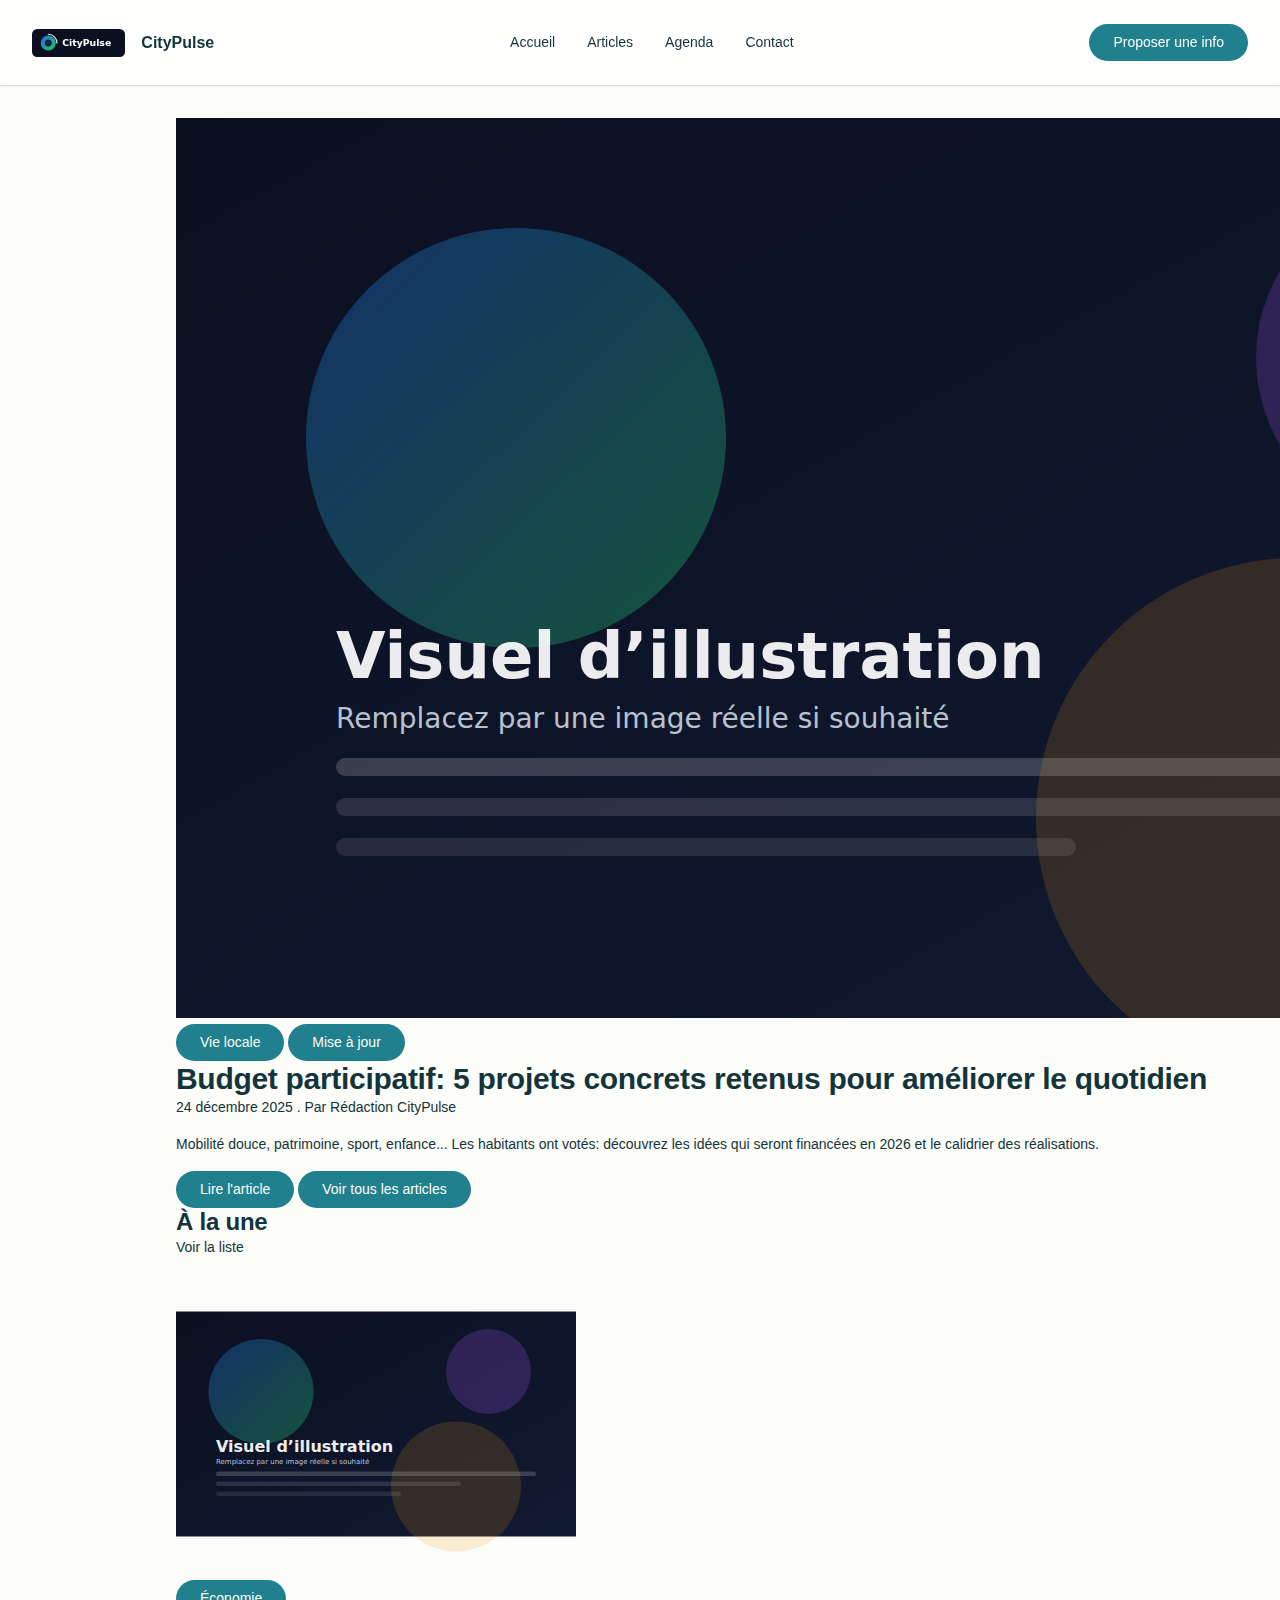
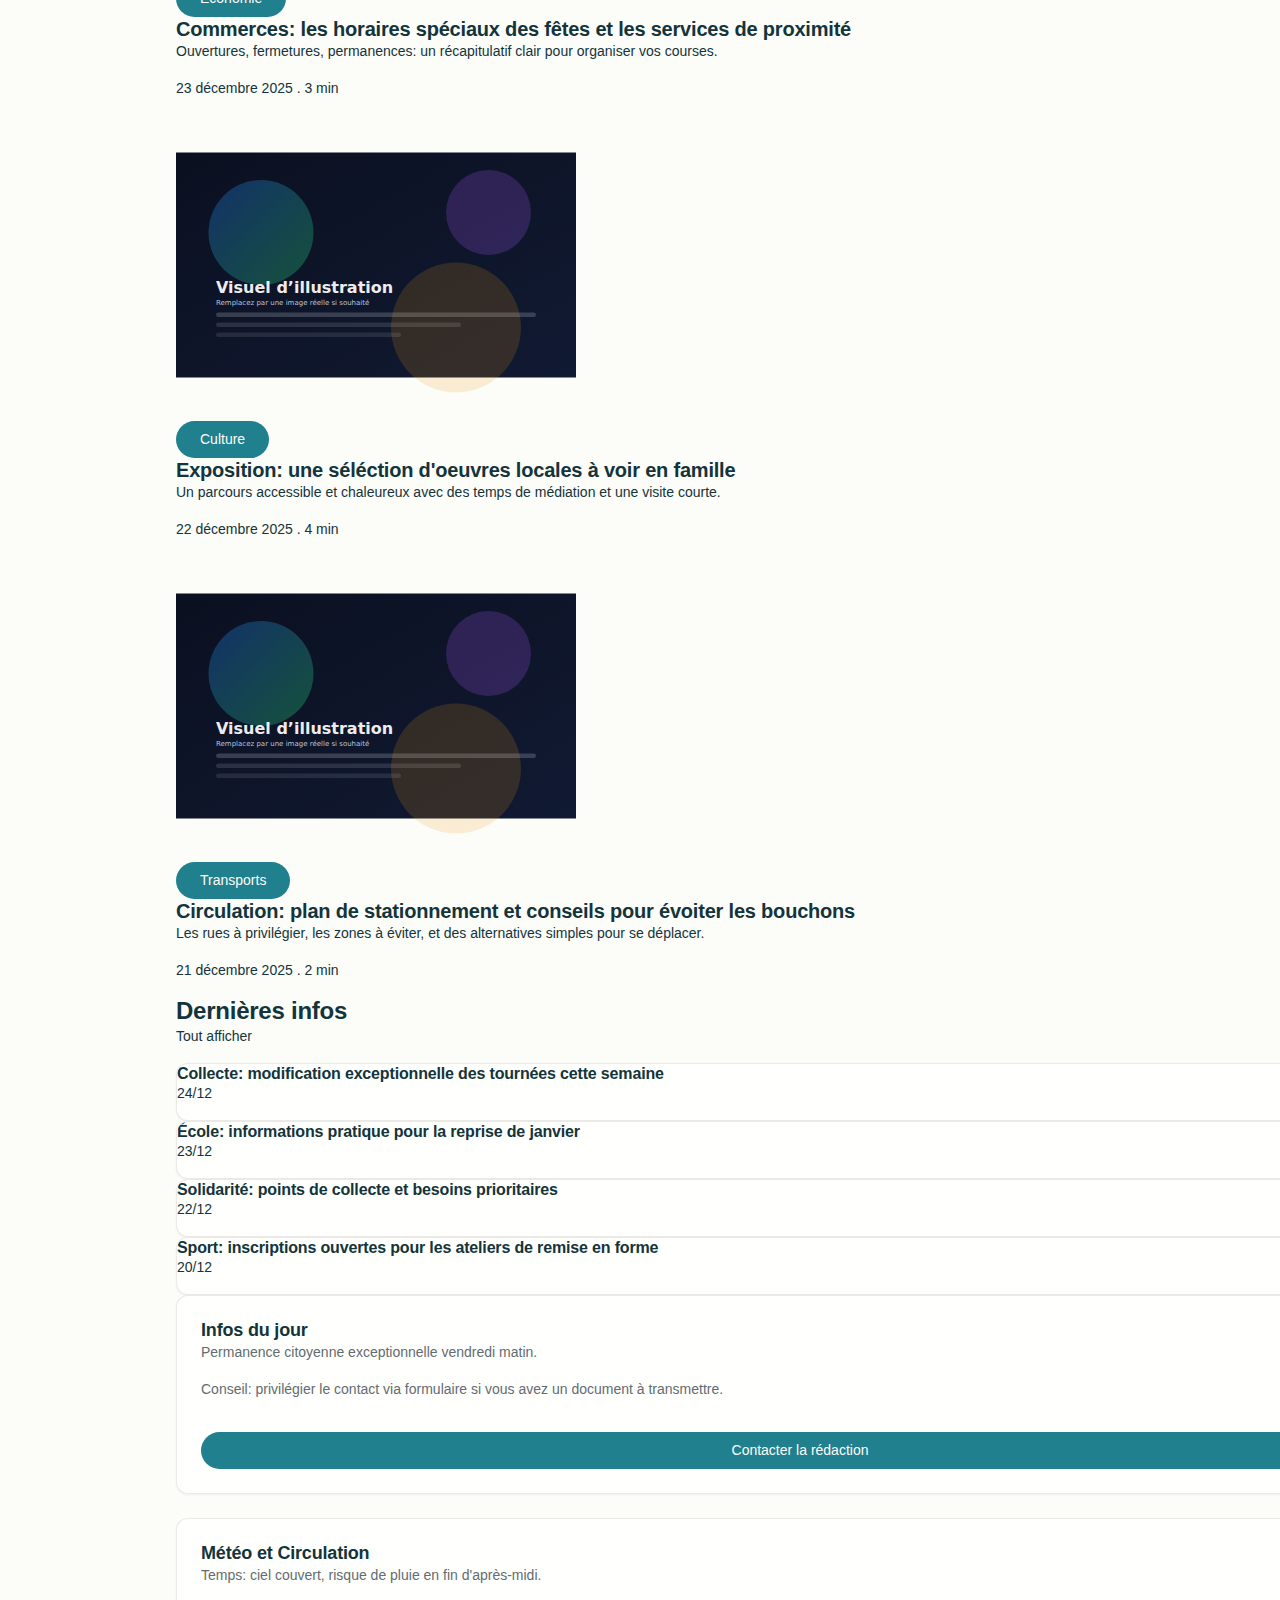
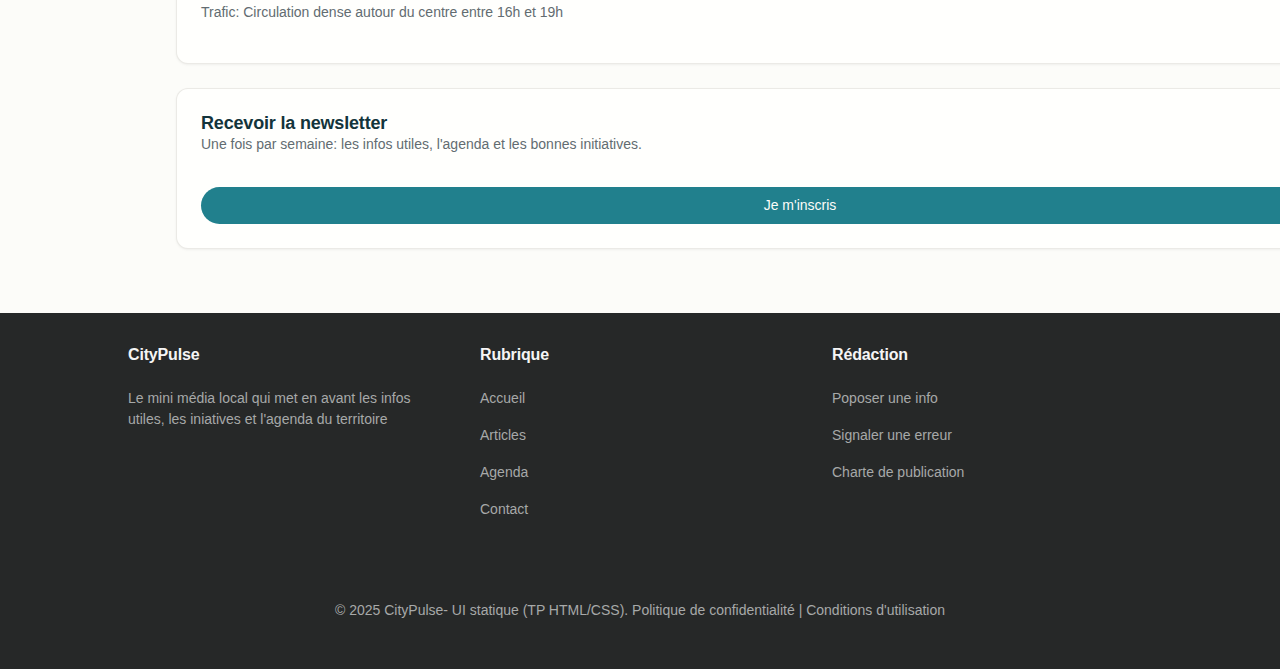
<file: index.html>
<!DOCTYPE html>
<html lang="fr">

<head>
    <meta charset="UTF-8">
    <meta name="viewport" content="width=device-width, initial-scale=1.0">
    <title>City Pulse</title>
    <link rel="stylesheet" href="CSS/style.css">
</head>

<body>
    <!-- HEADER -->
    <header class="site-header">
        <div class="logo">
            <img src="Images/logo.svg" alt="Logo city-Pulse">CityPulse
        </div>
        <nav aria-label="Navigation principale">
            <ul class="nav-menu">
                <li><a href="index.html">Accueil</a></li>
                <li><a href="Articles.html">Articles</a></li>
                <li><a href="Agenda.html">Agenda</a></li>
                <li><a href="Contact.html">Contact</a></li>
            </ul>
        </nav>
        <div class="header-actions">
            <button class="btn" aria-label="Proposer une info">Proposer une info</button>
        </div>
    </header>

    <!-- MAIN CONTENT -->
    <main>
        <div class="container">
            <!-- HEADER SECTION -->
            <section class="header-section" aria-labelledby="hero-title">
                
                <div class="header-card">
                    <img src="Images/placeholder-16x9.svg" alt="Visuel d'illustration">
                    <button class="btn" aria-label="Vie locale">Vie locale</button>
                    <button class="btn" aria-label="Mise à jour">Mise à jour</button>
                    <h1 id="hero-title">Budget participatif: 5 projets concrets retenus pour améliorer le quotidien</h1>
                    <p>24 décembre 2025 . Par Rédaction CityPulse</p>
                    <p>Mobilité douce, patrimoine, sport, enfance... Les habitants ont votés: découvrez les idées qui
                        seront
                        financées en 2026 et le calidrier des réalisations.</p>
                    <button class="btn" aria-label="Lire l'article">Lire l'article</button>
                    <button class="btn" aria-label=" Voir tous les articles">Voir tous les articles</button>
                </div>
            </section>

            <!-- MAIN ARTICLE -->
            <section class="main-article">
                <h2>À la une</h2>
                <p>Voir la liste</p>
                <article class="article-card">
                    <img src="Images/placeholder-16x9.svg" alt="Visuel d'illustration" loading="lazy" width="400"
                        height="300">
                    <div class="article-content">
                        <button class="btn" aria-label="Économie">Économie</button>
                        <h3>Commerces: les horaires spéciaux des fêtes et les services de proximité</h3>
                        <p>Ouvertures, fermetures, permanences: un récapitulatif clair pour organiser vos courses.</p>
                        <p>23 décembre 2025 . 3 min</p>
                    </div>
                </article>

                <article class="article-card">
                    <img src="Images/placeholder-16x9.svg" alt="Visuel d'illustration" loading="lazy" width="400"
                        height="300">
                    <div class="article-content">
                        <button class="btn" aria-label="Culture">Culture</button>
                        <h3>Exposition: une séléction d'oeuvres locales à voir en famille</h3>
                        <p>Un parcours accessible et chaleureux avec des temps de médiation et une visite courte.</p>
                        <p>22 décembre 2025 . 4 min</p>
                    </div>
                </article>

                <article class="article-card">
                    <img src="Images/placeholder-16x9.svg" alt="Visuel d'illustration" loading="lazy" width="400"
                        height="300">
                    <div class="article-content">
                        <button class="btn" aria-label="Transports">Transports</button>
                        <h3>Circulation: plan de stationnement et conseils pour évoiter les bouchons</h3>
                        <p>Les rues à privilégier, les zones à éviter, et des alternatives simples pour se déplacer.</p>
                        <p>21 décembre 2025 . 2 min</p>
                    </div>
                </article>
            </section>

            <!-- SECONDARY ARTICLE -->
            <section class="secondary-article">
                <h2>Dernières infos</h2>
                <p>Tout afficher</p>
                <div class="card">
                    <h5>Collecte: modification exceptionnelle des tournées cette semaine</h5>
                    <p>24/12</p>
                </div>
                <div class="card">
                    <h5>École: informations pratique pour la reprise de janvier</h5>
                    <p>23/12</p>
                </div>
                <div class="card">
                    <h5>Solidarité: points de collecte et besoins prioritaires</h5>
                    <p>22/12</p>
                </div>
                <div class="card">
                    <h5>Sport: inscriptions ouvertes pour les ateliers de remise en forme</h5>
                    <p>20/12</p>
                </div>
            </section>
            <!-- SIDE CARDS -->
            <section class="side-cards">
                <div class="side-card">
                    <h4>Infos du jour</h4>
                    <p>Permanence citoyenne exceptionnelle vendredi matin.</p>
                    <p>Conseil: privilégier le contact via formulaire si vous avez un document à transmettre.</p>
                    <button class="btn" aria-label="Contacter la rédaction">Contacter la rédaction</button>
                </div>

                <div class="side-card">
                    <h4>Météo et Circulation</h4>
                    <p>Temps: ciel couvert, risque de pluie en fin d'après-midi.</p>
                    <p>Trafic: Circulation dense autour du centre entre 16h et 19h</p>
                </div>

                <div class="side-card">
                    <h4>Recevoir la newsletter</h4>
                    <p>Une fois par semaine: les infos utiles, l'agenda et les bonnes initiatives.</p>
                    <button class="btn" aria-label="Je m'inscris">Je m'inscris</button>
                </div>
            </section>
        </div>
    </main>

    <!-- FOOTER -->
    <footer class="site-footer">
        <div class="footer-content">
            <nav class="footer-column" aria-labelledby="footer-about">
                <h3 id="footer-about">CityPulse</h3>
                <p>Le mini média local qui met en avant les infos utiles, les iniatives et l'agenda du territoire</p>
            </nav>

            <nav class="footer-column" aria-labelledby="footer-rubrique">
                <h3 id="footer-rubrique">Rubrique</h3>
                <ul>
                    <li><a href="index.html">Accueil</a></li>
                    <li><a href="Articles.html">Articles</a></li>
                    <li><a href="Agenda.html">Agenda</a></li>
                    <li><a href="Contact.html">Contact</a></li>
                </ul>
            </nav>

            <nav class="footer-column" aria-labelledby="footer-redaction">
                <h3 id="footer-redaction">Rédaction</h3>
                <ul>
                    <li><a href="#proposer une info">Poposer une info</a></li>
                    <li><a href="#signaler une erreur">Signaler une erreur</a></li>
                    <li><a href="#Charte de publication">Charte de publication</a></li>
                </ul>
            </nav>
        </div>
        <div class="footer-bottom">
            <p>
                &copy; 2025 CityPulse- UI statique (TP HTML/CSS).
                <a href="#confidentialite">Politique de confidentialité</a> |
                <a href="#conditions">Conditions d'utilisation</a>
            </p>
        </div>
    </footer>
</body>

</html>
</file>
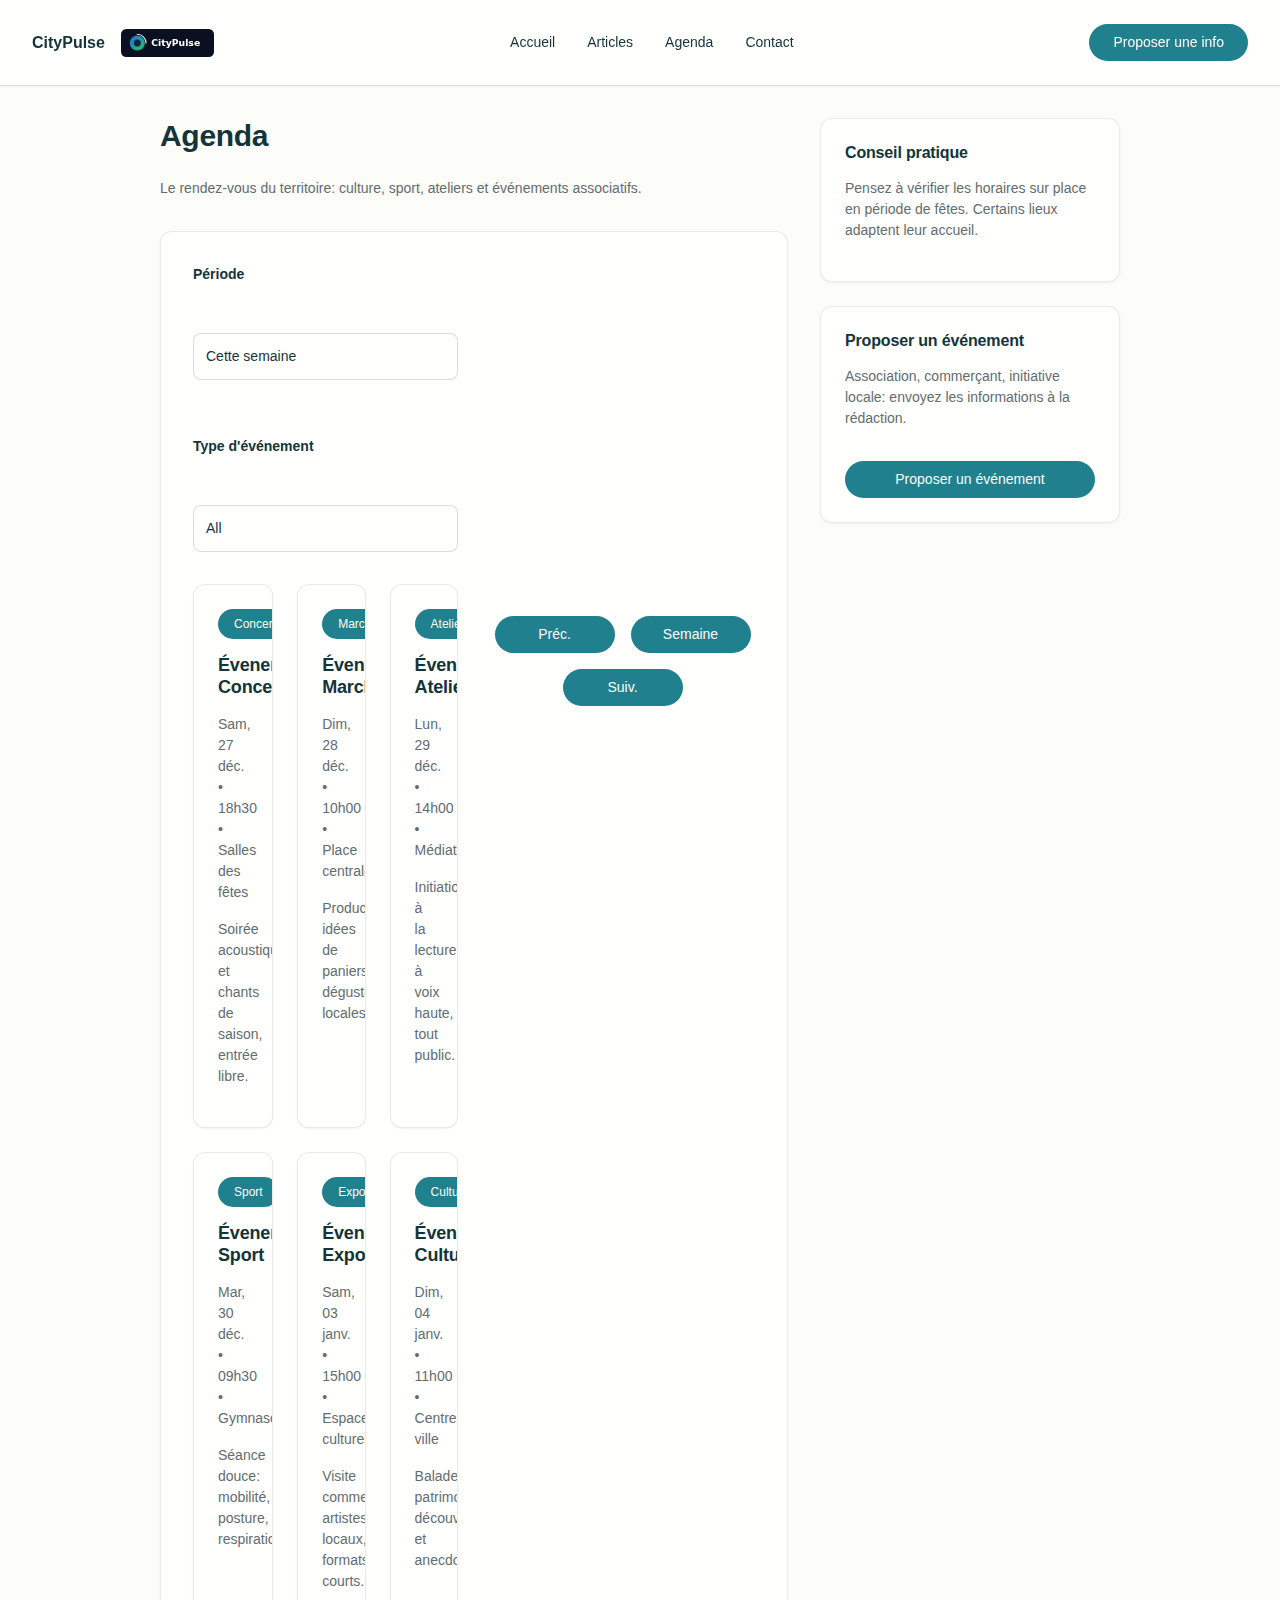
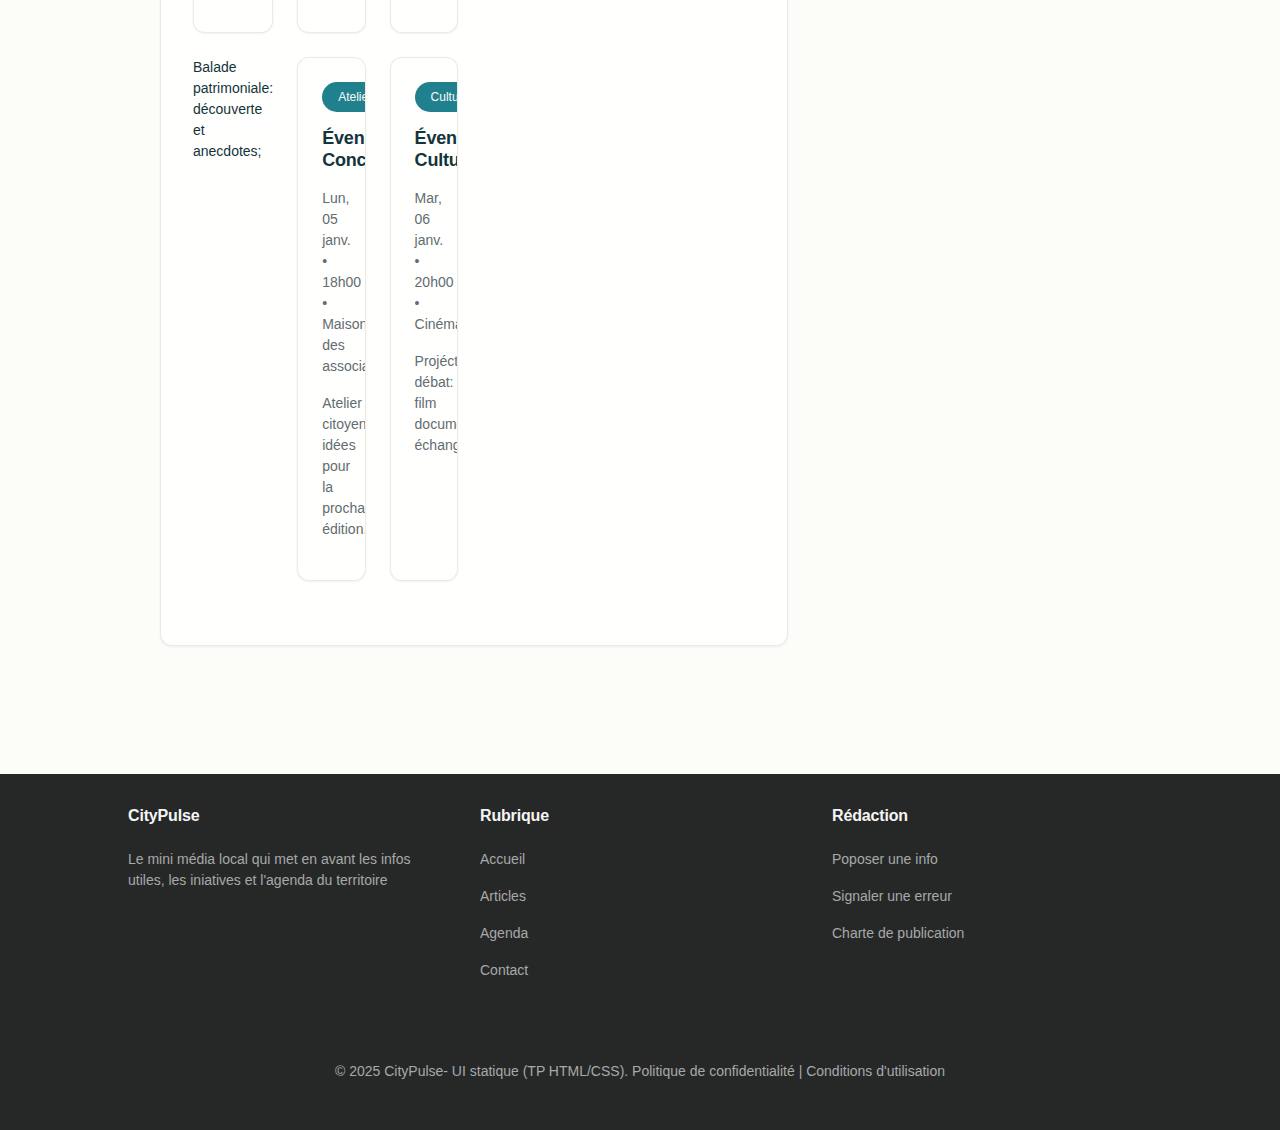
<file: Agenda.html>
<!DOCTYPE html>
<html lang="en">

<head>
    <meta charset="UTF-8">
    <meta name="viewport" content="width=device-width, initial-scale=1.0">
    <title>City Pulse</title>
    <link rel="stylesheet" href="CSS/style.css">
</head>

<body>
    <!-- HEADER -->
    <header class="site-header">
        <div class="logo">CityPulse
            <img src="Images/logo.svg" alt="Logo city-Pulse">
        </div>
        <nav aria-label="Navigation principale">
            <ul class="nav-menu">
                <li><a href="index.html">Accueil</a></li>
                <li><a href="Articles.html">Articles</a></li>
                <li><a href="Agenda.html">Agenda</a></li>
                <li><a href="Contact.html">Contact</a></li>
            </ul>
        </nav>
        <div class="header-actions">
            <button class="btn" aria-label="Proposer une info">Proposer une info</button>
        </div>
    </header>

    <body>
        <main>
            <section class="agenda-container">
                <h3>Agenda</h3>
                <p>Le rendez-vous du territoire: culture, sport, ateliers et événements associatifs.</p>
                <div class="filters">
                    <p>Période</p>
                    <fieldset data-filter="Cette semaine">Cette semaine</fieldset>
                    <p>Type d'événement</p>
                    <fieldset data-filter="All">All</fieldset>
                    <br>
                    <br>
                    <div class="agenda-cards">
                        <article class="card"><button class="btn" aria-label="Concert">Concert</button>
                            <h4>Évenement: Concert</h4>
                            <p>Sam, 27 déc. • 18h30 • Salles des fêtes</p>
                            <p>Soirée acoustique et chants de saison, entrée libre.</p>
                        </article>

                        <article class="card"><button class="btn" aria-label="Marché">Marché</button>
                            <h4>Évenement: Marché</h4>
                            <p>Dim, 28 déc. • 10h00 • Place centrale</p>
                            <p>Producteurs, idées de paniers, dégustations locales.</p>
                        </article>

                        <article class="card"><button class="btn" aria-label="Atelier">Atelier</button>
                            <h4>Évenement: Atelier</h4>
                            <p>Lun, 29 déc. • 14h00 • Médiathèque</p>
                            <p>Initiationn à la lecture à voix haute, tout public.</p>
                        </article>

                        <article class="card"><button class="btn" aria-label="Sport">Sport</button>
                            <h4>Évenement: Sport</h4>
                            <p>Mar, 30 déc. • 09h30 • Gymnase</p>
                            <p>Séance douce: mobilité, posture, respiration</p>
                        </article>

                        <article class="card"><button class="btn" aria-label="Exposition">Exposition</button>
                            <h4>Évenement: Exposition</h4>
                            <p>Sam, 03 janv. • 15h00 • Espace culturell</p>
                            <p>Visite commentée: artistes locaux, formats courts.</p>
                        </article>

                        <article class="card"><button class="btn" aria-label="Culture">Culture</button>
                            <h4>Évenement: Culture</h4>
                            <p>Dim, 04 janv. • 11h00 • Centre ville</p>
                            <p>Balade patrimoniale: découverte et anecdotes.</p>
                        </article>

                        <p>Balade patrimoniale: découverte et anecdotes;</p>
                        <article class="card"><button class="btn" aria-label="Atelier">Atelier</button>
                            <h4>Évenement: Concert</h4>
                            <p>Lun, 05 janv. • 18h00 • Maison des associations</p>
                            <p>Atelier citoyen: idées pour la prochaine édition. </p>
                        </article>

                        <article class="card"><button class="btn" aria-label="Culture">Culture</button>
                            <h4>Évenement: Culture</h4>
                            <p>Mar, 06 janv. • 20h00 • Cinéma</p>
                            <p>Projéction-débat: film documentaire, échanges</p>
                        </article>
                    </div>
                    <div class="agenda-button">
                        <button class="btn" aria-label="Préc.">Préc.</button>
                        <button class="btn" aria-label="Semaine">Semaine</button>
                        <button class="btn" aria-label="Suiv.">Suiv.</button>
                    </div>
            </section>
            <section class="agenda-side-container">
                <div class="side-cards">
                    <article class="side-card">
                        <h5>Conseil pratique</h5>
                        <p>Pensez à vérifier les horaires sur place en période de fêtes. Certains lieux adaptent leur
                            accueil.</p>
                    </article>
                    <article class="side-card">
                        <h5>Proposer un événement</h5>
                        <p>Association, commerçant, initiative locale: envoyez les informations à la rédaction.</p>
                        <button class="btn" aria-label="Proposer un événement">Proposer un événement</button>
                    </article>
                </div>


            </section>
        </main>
    </body>

    <!-- FOOTER -->
    <footer class="site-footer">
        <div class="footer-content">
            <nav class="footer-column" aria-labelledby="footer-about">
                <h3 id="footer-about">CityPulse</h3>
                <p>Le mini média local qui met en avant les infos utiles, les iniatives et l'agenda du territoire</p>
            </nav>

            <nav class="footer-column" aria-labelledby="footer-rubrique">
                <h3 id="footer-rubrique">Rubrique</h3>
                <ul>
                    <li><a href="index.html">Accueil</a></li>
                    <li><a href="Articles.html">Articles</a></li>
                    <li><a href="Agenda.html">Agenda</a></li>
                    <li><a href="Contact.html">Contact</a></li>
                </ul>
            </nav>

            <nav class="footer-column" aria-labelledby="footer-redaction">
                <h3 id="footer-redaction">Rédaction</h3>
                <ul>
                    <li><a href="proposer une info">Poposer une info</a></li>
                    <li><a href="signaler une erreur">Signaler une erreur</a></li>
                    <li><a href="Charte de publication">Charte de publication</a></li>
                </ul>
            </nav>
        </div>
        <div class="footer-bottom">
            <p>
                &copy; 2025 CityPulse- UI statique (TP HTML/CSS).
                <a href="#confidentialite">Politique de confidentialité</a> |
                <a href="#conditions">Conditions d'utilisation</a>
            </p>
        </div>
    </footer>
</body>

</html>
</file>
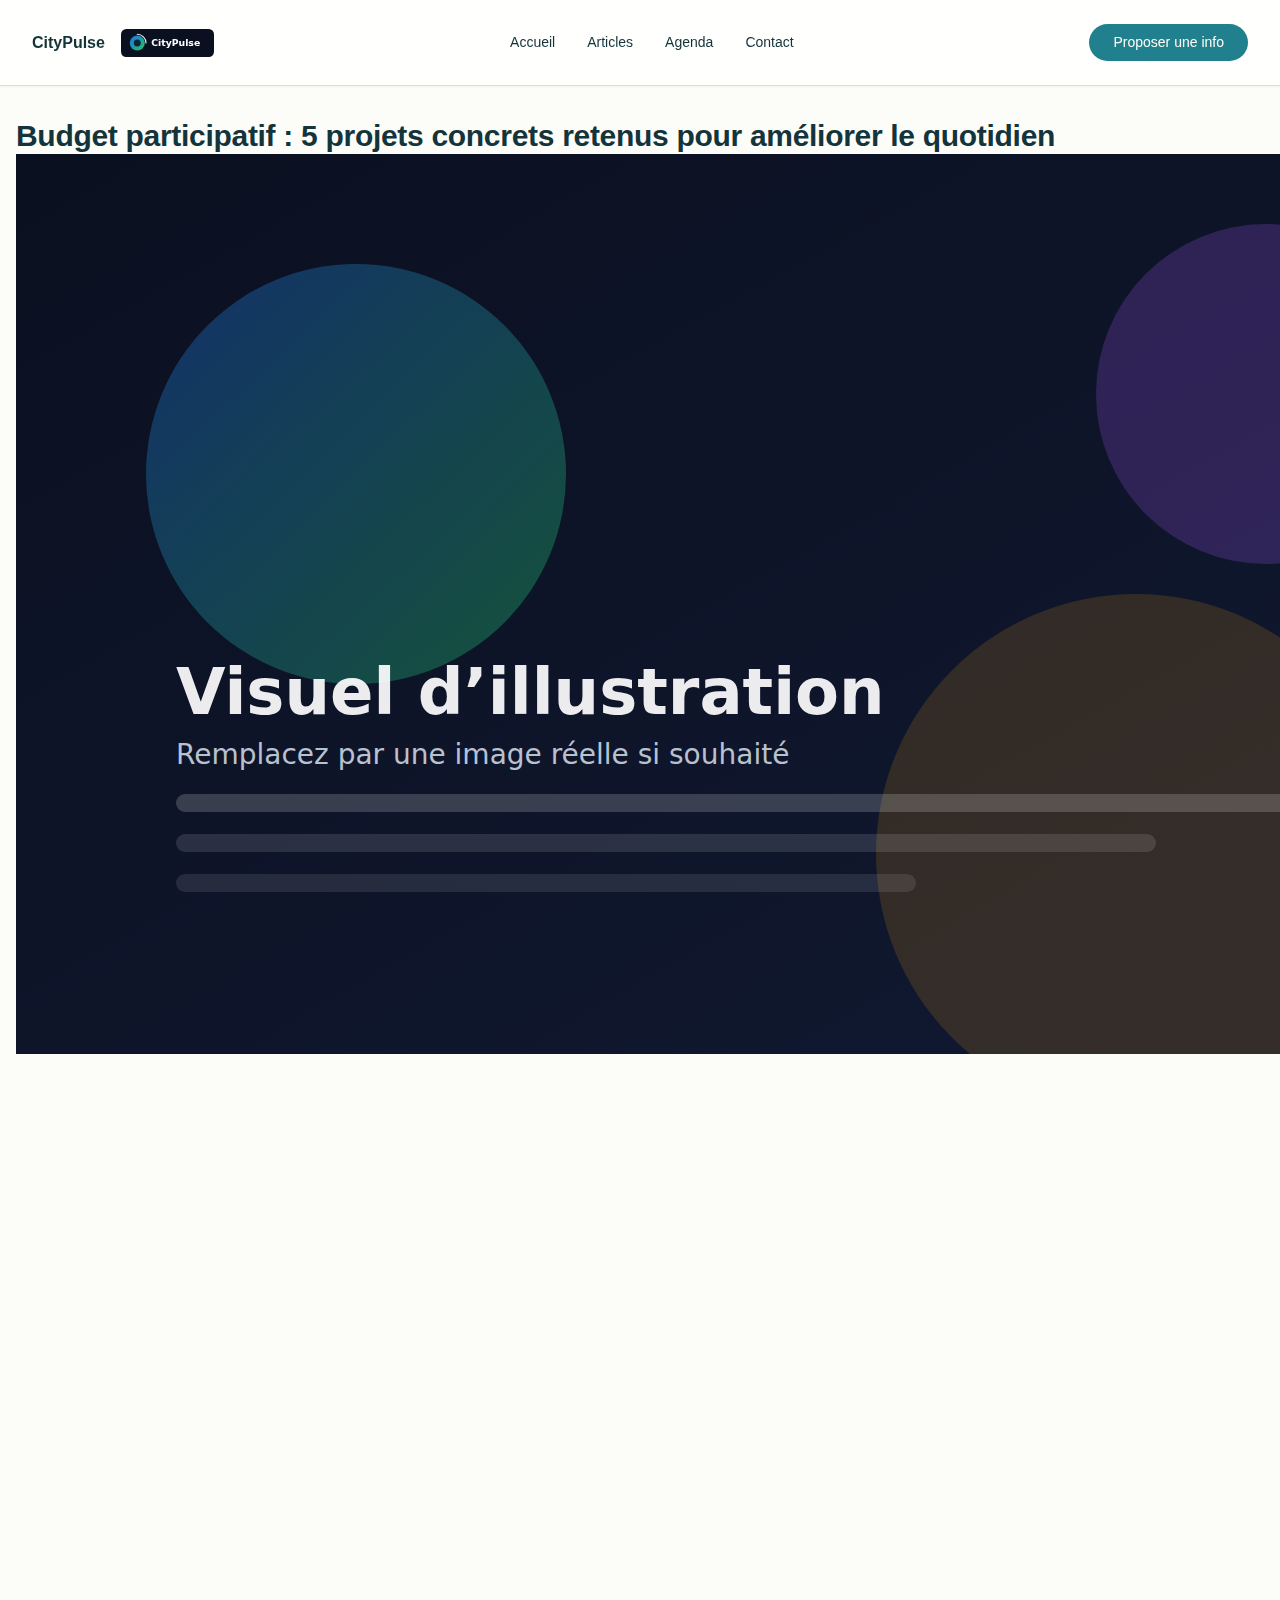
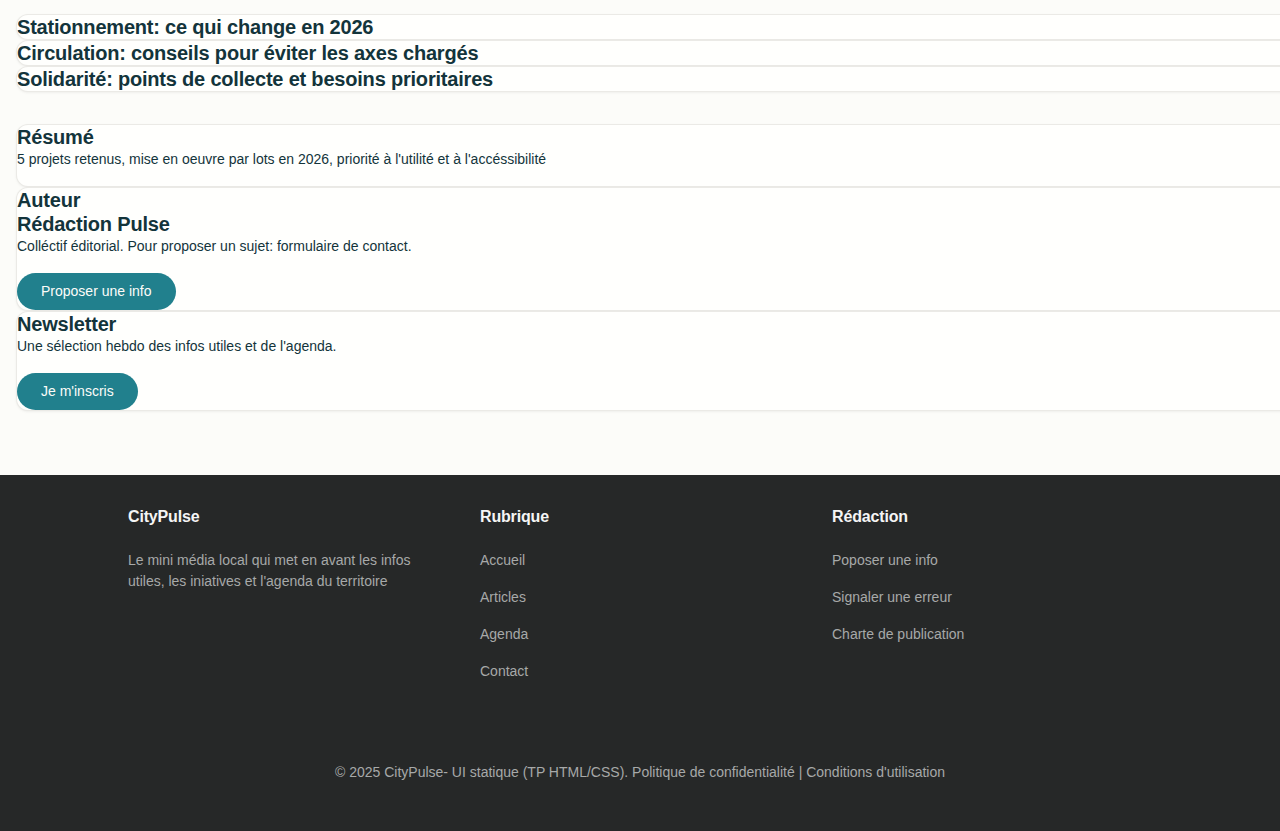
<file: Article.html>
<!DOCTYPE html>
<html lang="en">

<head>
    <meta charset="UTF-8">
    <meta name="viewport" content="width=device-width, initial-scale=1.0">
    <title>City Pulse</title>
    <link rel="stylesheet" href="CSS/style.css">
</head>

<body>
    <!-- HEADER -->
    <header class="site-header">
        <div class="logo">CityPulse
            <img src="Images/logo.svg" alt="Logo city-Pulse">
        </div>
        <nav aria-label="Navigation principale">
            <ul class="nav-menu">
                <li><a href="index.html">Accueil</a></li>
                <li><a href="Articles.html">Articles</a></li>
                <li><a href="Agenda.html">Agenda</a></li>
                <li><a href="Contact.html">Contact</a></li>
            </ul>
        </nav>
        <div class="header-actions">
            <button class="btn" aria-label="Proposer une info">Proposer une info</button>
        </div>
    </header>

    <!-- MAIN CONTENT -->
    <main class="container">
        <div class="main-layout">
            <!-- HEADER SECTION -->
            <section class="header-section" aria-labelledby="hero-title">
                <h1> Budget participatif : 5 projets concrets retenus pour améliorer le quotidien</h1>
                <img src="Images/placeholder-16x9.svg" alt="Visuel d'illustration"
                    figcaption="Illustratin de démonstration (TP)">
            </section>
        </div>

        <article class="main-article">
            <p>
                En 2025, la commune a expérimenté une nouvelle façon d’impliquer les habitants dans les choix du
                quotidien : un budget participatif, simple, transparent et orienté vers des actions concrètes. Résultat
                : plusieurs dizaines de propositions déposées, des échanges nourris, puis un vote public pour départager
                les idées.

                Cette première édition a surtout montré une chose : quand on clarifie les règles et qu’on explique le
                calendrier, les habitants se saisissent du dispositif. Les projets retenus sont variés, mais ils ont un
                point commun : améliorer des usages très concrets, rapidement visibles, avec des coûts maîtrisés.
            </p>

            <h2>Les 5 projets retenus</h2>
            <ul>
                <li> Cheminements piétons sécurisés : amélioration de la lisibilité, marquages et zones de vigilance.
                </li>
                <li> Îlots de fraîcheur : plantations d’essences adaptées, ombrage et bancs supplémentaires.</li>
                <li>Équipements sportifs de proximité : agrès légers, parcours santé, signalétique.</li>
                <li>Valorisation du patrimoine : restauration de petits éléments et panneaux explicatifs.</li>
                <li>Coin lecture intergénérationnel : mobilier, étagères, espace calme et accessible.</li>
            </ul>

            <article class="card">
                « L’idée n’est pas de multiplier les grands projets, mais de rendre la ville plus pratique, plus
                agréable,
                plus inclusive — et de le faire ensemble. »
            </article>

            <h2>Comment ça va se dérouler en 2026</h2>
            <p>Le calendrier annoncé est volontairement simple : une phase de préparation (études et consultations),
                puis
                une phase de réalisation par lots. Les premiers chantiers, ceux qui demandent le moins d’études,
                démarrent
                en début d’année. Les projets plus sensibles — notamment ceux qui touchent à la circulation ou au
                patrimoine
                — seront planifiés pour éviter les périodes de forte fréquentation.</p>

            <h3>Trois principes de mise en œuvre
                <ul>
                    <li>Transparence : un point d’avancement régulier et une liste claire des étapes.</li>
                    <li>Sobriété : des solutions robustes, faciles à entretenir, compatibles avec les contraintes
                        locales.</li>
                    <li>Accessibilité : prise en compte des usages de tous les publics, y compris en situation de
                        handicap.</li>
                </ul>


                <h2>Et ensuite ?</h2>
                <p>Une seconde édition est envisagée, avec un retour d’expérience pour simplifier encore la
                    participation.
                    L’objectif est d’augmenter le nombre de propositions structurées et d’aider les porteurs de projet à
                    préciser leurs besoins dès le départ (emplacement, budget, entretien, publics concernés).

                    En attendant, vous pouvez consulter l’agenda des prochains échanges citoyens et proposer une
                    information
                    locale à la rédaction de CityPulse.</p>
        </article>

        <section classe="container">
            <div class="card">
                <h3>Stationnement: ce qui change en 2026</h3>
            </div>
            <div class="card">
                <h3>Circulation: conseils pour éviter les axes chargés</h3>
            </div>
            <div class="card">
                <h3>Solidarité: points de collecte et besoins prioritaires</h3>
            </div>
        </section>
        <section classe="share-container">
            <div class="share-card">
                <h3>Partager:</h3>
                <button class="btn" aria-label="Email">Email</button>
                <button class="btn" aria-label="Réseau">Réseau</button>
                <button class="btn" aria-label="Lien">Lien</button>
            </div>
        </section>


        <div class="cards">
            <article class="card">
                <h3>Résumé</h3>
                <p>5 projets retenus, mise en oeuvre par lots en 2026, priorité à l'utilité et à l'accéssibilité</p>
            </article>
            <article class="card">
                <h3>Auteur</h3>
                <h3>Rédaction Pulse</h3>
                <p>Colléctif éditorial. Pour proposer un sujet: formulaire de contact.</p>
                <button class="btn" aria-label="Proposer une info">Proposer une info</button>
            </article>

            <article class="card">
                <h3>Newsletter</h3>
                <p>Une sélection hebdo des infos utiles et de l'agenda.</p>
                <button class="btn" aria-label="Je m'inscris">Je m'inscris</button>
            </article>
        </div>


    </main>

    <!-- FOOTER -->
    <footer class="site-footer">
        <div class="footer-content">
            <nav class="footer-column" aria-labelledby="footer-about">
                <h3 id="footer-about">CityPulse</h3>
                <p>Le mini média local qui met en avant les infos utiles, les iniatives et l'agenda du territoire</p>
            </nav>

            <nav class="footer-column" aria-labelledby="footer-rubrique">
                <h3 id="footer-rubrique">Rubrique</h3>
                <ul>
                    <li><a href="index.html">Accueil</a></li>
                    <li><a href="Articles.html">Articles</a></li>
                    <li><a href="Agenda.html">Agenda</a></li>
                    <li><a href="Contact.html">Contact</a></li>
                </ul>
            </nav>

            <nav class="footer-column" aria-labelledby="footer-redaction">
                <h3 id="footer-redaction">Rédaction</h3>
                <ul>
                    <li><a href="#proposer une info">Poposer une info</a></li>
                    <li><a href="#signaler une erreur">Signaler une erreur</a></li>
                    <li><a href="#Charte de publication">Charte de publication</a></li>
                </ul>
            </nav>
        </div>
        <div class="footer-bottom">
            <p>
                &copy; 2025 CityPulse- UI statique (TP HTML/CSS).
                <a href="#confidentialite">Politique de confidentialité</a> |
                <a href="#conditions">Conditions d'utilisation</a>
            </p>
        </div>
    </footer>
</body>

</html>
</file>
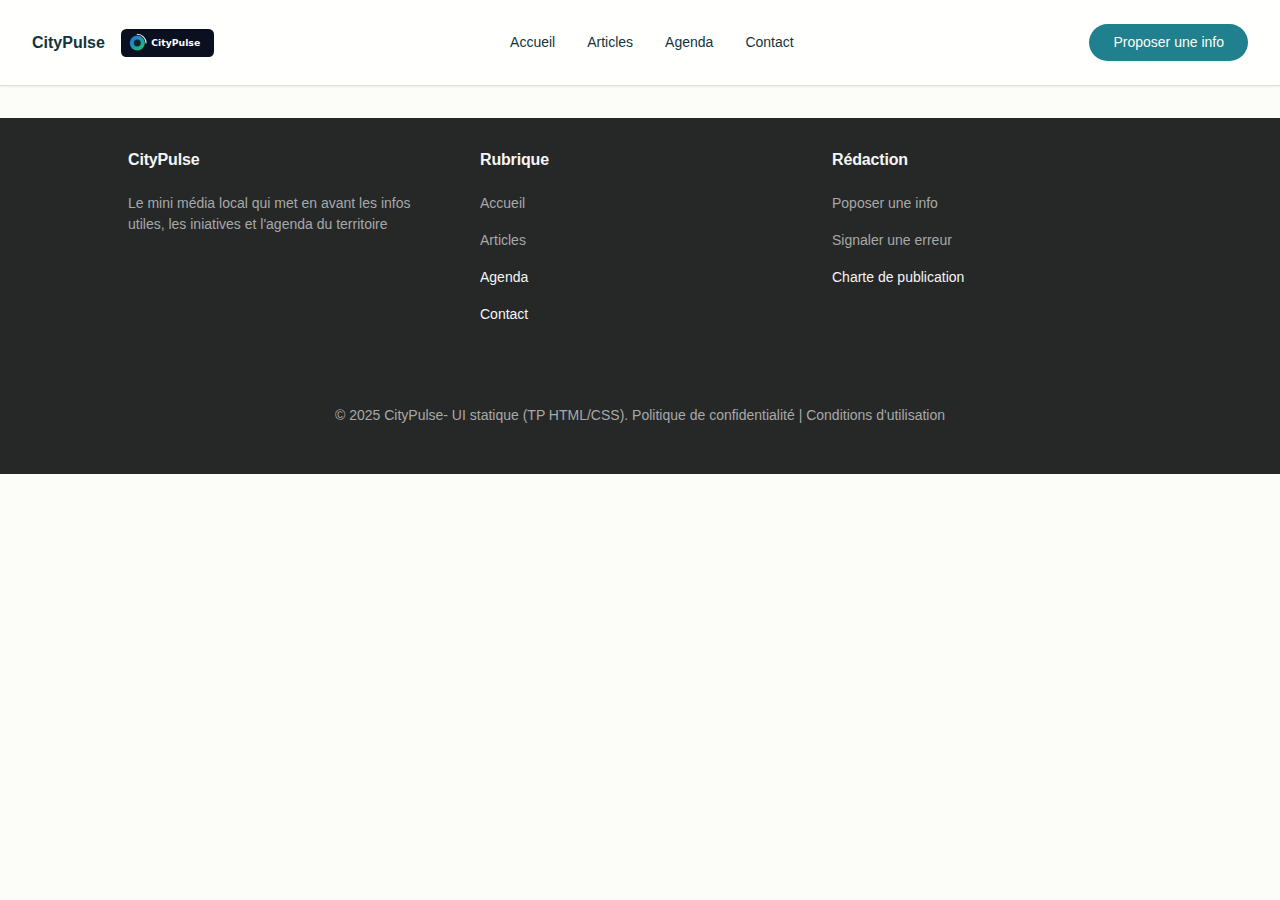
<file: Articles.html>
<!DOCTYPE html>
<html lang="en">

<head>
    <meta charset="UTF-8">
    <meta name="viewport" content="width=device-width, initial-scale=1.0">
    <title>City Pulse</title>
    <link rel="stylesheet" href="CSS/style.css">
</head>

<body>
    <!-- HEADER -->
    <header class="site-header">
        <div class="logo">CityPulse
            <img src="Images/logo.svg" alt="Logo city-Pulse">
        </div>
        <nav aria-label="Navigation principale">
            <ul class="nav-menu">
                <li><a href="index.html">Accueil</a></li>
                <li><a href="Articles.html">Articles</a></li>
                <li><a href="Agenda.html">Agenda</a></li>
                <li><a href="Contact.html">Contact</a></li>
            </ul>
        </nav>
        <div class="header-actions">
            <button class="btn" aria-label="Proposer une info">Proposer une info</button>
        </div>
    </header>


    
    <!-- FOOTER -->
    <footer class="site-footer">
        <div class="footer-content">
            <nav class="footer-column" aria-labelledby="footer-about">
                <h3 id="footer-about">CityPulse</h3>
                <p>Le mini média local qui met en avant les infos utiles, les iniatives et l'agenda du territoire</p>
            </nav>

            <nav class="footer-column" aria-labelledby="footer-rubrique">
                <h3 id="footer-rubrique">Rubrique</h3>
                <ul>
                    <li><a href="index.html">Accueil</a></li>
                    <li><a href="Articles.html">Articles</a></li>
                    <li><a href="Agenda.html"></a>Agenda</li>
                    <li><a href="Contact.html"></a>Contact</li>
                </ul>
            </nav>

            <nav class="footer-column" aria-labelledby="footer-redaction">
                <h3 id="footer-redaction">Rédaction</h3>
                <ul>
                    <li><a href="#proposer une info">Poposer une info</a></li>
                    <li><a href="#signaler une erreur">Signaler une erreur</a></li>
                    <li><a href="#Charte de publication"></a>Charte de publication</li>
                </ul>
            </nav>
        </div>
        <div class="footer-bottom">
            <p>
                &copy; 2025 CityPulse- UI statique (TP HTML/CSS).
                <a href="#confidentialite">Politique de confidentialité</a> |
                <a href="#conditions">Conditions d'utilisation</a>
            </p>
        </div>
    </footer>
</body>

</html>
</file>
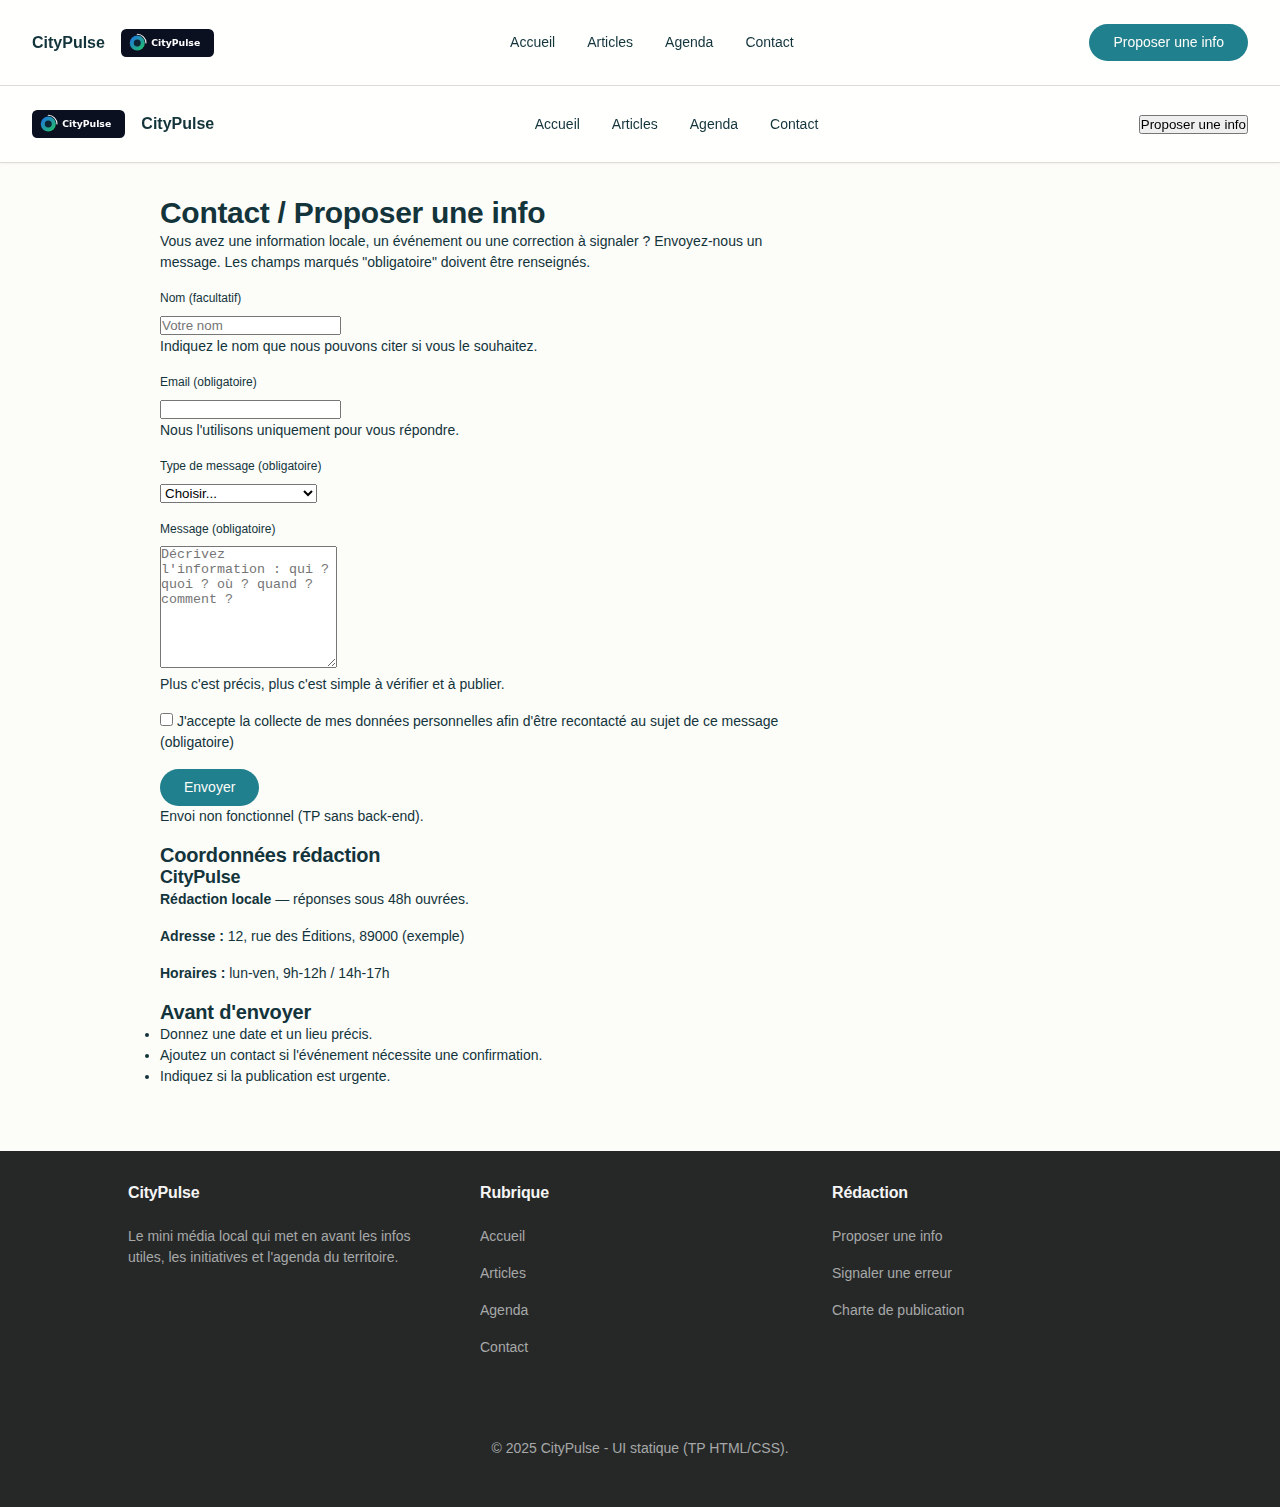
<file: Contact.html>
<!DOCTYPE html>
<html lang="en">

<head>
    <meta charset="UTF-8">
    <meta name="viewport" content="width=device-width, initial-scale=1.0">
    <title>City Pulse</title>
    <link rel="stylesheet" href="CSS/style.css">
</head>

<body>
    <!-- HEADER -->
    <header class="site-header">
        <div class="logo">CityPulse
            <img src="Images/logo.svg" alt="Logo city-Pulse">
        </div>
        <nav aria-label="Navigation principale">
            <ul class="nav-menu">
                <li><a href="index.html">Accueil</a></li>
                <li><a href="Articles.html">Articles</a></li>
                <li><a href="Agenda.html">Agenda</a></li>
                <li><a href="Contact.html">Contact</a></li>
            </ul>
        </nav>
        <div class="header-actions">
            <button class="btn" aria-label="Proposer une info">Proposer une info</button>
        </div>
    </header>

    <!-- HEADER -->
    <header class="site-header">
        <div class="logo">
            <img src="Images/logo.svg" alt="Logo CityPulse">
            CityPulse
        </div>
        <nav aria-label="Navigation principale">
            <ul class="nav-menu">
                <li><a href="index.html">Accueil</a></li>
                <li><a href="Articles.html">Articles</a></li>
                <li><a href="Agenda.html">Agenda</a></li>
                <li><a href="Contact.html">Contact</a></li>
            </ul>
        </nav>
        <div class="header-actions">
            <button class="btn-header">Proposer une info</button>
        </div>
    </header>

    <!-- MAIN CONTENT -->
    <main class="contact-main">
        <div class="contact-container">
            <!-- TITRE ET DESCRIPTION -->
            <section class="contact-header">
                <h1>Contact / Proposer une info</h1>
                <p>Vous avez une information locale, un événement ou une correction à signaler ? Envoyez-nous un
                    message. Les champs marqués "obligatoire" doivent être renseignés.</p>
            </section>

            <!-- FORMULAIRE ET SIDEBAR -->
            <div class="contact-wrapper">
                <!-- FORMULAIRE -->
                <section class="contact-form-section">
                    <form class="contact-form">
                        <!-- Nom -->
                        <div class="form-group">
                            <label for="name" class="form-label">Nom (facultatif)</label>
                            <input type="text" id="name" name="name" class="form-input" placeholder="Votre nom">
                            <p class="form-hint">Indiquez le nom que nous pouvons citer si vous le souhaitez.</p>
                        </div>

                        <!-- Email -->
                        <div class="form-group">
                            <label for="email" class="form-label">Email (obligatoire)</label>
                            <input type="email" id="email" name="email" class="form-input" required
                                aria-required="true">
                            <p class="form-hint">Nous l'utilisons uniquement pour vous répondre.</p>
                        </div>

                        <!-- Type de message -->
                        <div class="form-group">
                            <label for="message-type" class="form-label">Type de message (obligatoire)</label>
                            <select id="message-type" name="message-type" class="form-select" required
                                aria-required="true">
                                <option value="">Choisir...</option>
                                <option value="info">Information locale</option>
                                <option value="event">Événement à proposer</option>
                                <option value="correction">Correction</option>
                                <option value="other">Autre</option>
                            </select>
                        </div>

                        <!-- Message -->
                        <div class="form-group">
                            <label for="message" class="form-label">Message (obligatoire)</label>
                            <textarea id="message" name="message" class="form-textarea" rows="8" required
                                aria-required="true"
                                placeholder="Décrivez l'information : qui ? quoi ? où ? quand ? comment ?"></textarea>
                            <p class="form-hint">Plus c'est précis, plus c'est simple à vérifier et à publier.</p>
                        </div>

                        <!-- Checkbox consentement -->
                        <div class="form-group form-checkbox">
                            <input type="checkbox" id="consent" name="consent" class="checkbox-input" required
                                aria-required="true">
                            <label for="consent" class="checkbox-label">
                                J'accepte la collecte de mes données personnelles afin d'être recontacté au sujet de
                                ce message (obligatoire)
                            </label>
                        </div>

                        <!-- Bouton d'envoi -->
                        <div class="form-group form-actions">
                            <button type="submit" class="btn btn-primary">Envoyer</button>
                            <p class="form-note">Envoi non fonctionnel (TP sans back-end).</p>
                        </div>
                    </form>
                </section>

                <!-- SIDEBAR -->
                <aside class="contact-sidebar">
                    <!-- Coordonnées rédaction -->
                    <div class="sidebar-card">
                        <h3>Coordonnées rédaction</h3>
                        <h4>CityPulse</h4>
                        <p><strong>Rédaction locale</strong> — réponses sous 48h ouvrées.</p>
                        <p><strong>Adresse :</strong> 12, rue des Éditions, 89000 (exemple)</p>
                        <p><strong>Horaires :</strong> lun-ven, 9h-12h / 14h-17h</p>
                    </div>

                    <!-- Avant d'envoyer -->
                    <div class="sidebar-card">
                        <h3>Avant d'envoyer</h3>
                        <ul class="tips-list">
                            <li>Donnez une date et un lieu précis.</li>
                            <li>Ajoutez un contact si l'événement nécessite une confirmation.</li>
                            <li>Indiquez si la publication est urgente.</li>
                        </ul>
                    </div>
                </aside>
            </div>
        </div>
    </main>

    <!-- FOOTER -->
    <footer class="site-footer">
        <div class="footer-content">
            <nav class="footer-column" aria-labelledby="footer-about">
                <h3 id="footer-about">CityPulse</h3>
                <p>Le mini média local qui met en avant les infos utiles, les initiatives et l'agenda du territoire.
                </p>
            </nav>

            <nav class="footer-column" aria-labelledby="footer-rubrique">
                <h3 id="footer-rubrique">Rubrique</h3>
                <ul>
                    <li><a href="index.html">Accueil</a></li>
                    <li><a href="Articles.html">Articles</a></li>
                    <li><a href="Agenda.html">Agenda</a></li>
                    <li><a href="Contact.html">Contact</a></li>
                </ul>
            </nav>

            <nav class="footer-column" aria-labelledby="footer-redaction">
                <h3 id="footer-redaction">Rédaction</h3>
                <ul>
                    <li><a href="#">Proposer une info</a></li>
                    <li><a href="#">Signaler une erreur</a></li>
                    <li><a href="#">Charte de publication</a></li>
                </ul>
            </nav>
        </div>
        <div class="footer-bottom">
            <p>&copy; 2025 CityPulse - UI statique (TP HTML/CSS).</p>
        </div>
    </footer>



</body>

</html>
</file>
<file: CSS/style.css>
:root {
  /* Primitive Color Tokens */
  --color-white: rgba(255, 255, 255, 1);
  --color-black: rgba(0, 0, 0, 1);
  --color-cream-50: rgba(252, 252, 249, 1);
  --color-cream-100: rgba(255, 255, 253, 1);
  --color-gray-200: rgba(245, 245, 245, 1);
  --color-gray-300: rgba(167, 169, 169, 1);
  --color-gray-400: rgba(119, 124, 124, 1);
  --color-slate-500: rgba(98, 108, 113, 1);
  --color-brown-600: rgba(94, 82, 64, 1);
  --color-charcoal-700: rgba(31, 33, 33, 1);
  --color-charcoal-800: rgba(38, 40, 40, 1);
  --color-slate-900: rgba(19, 52, 59, 1);
  --color-teal-300: rgba(50, 184, 198, 1);
  --color-teal-400: rgba(45, 166, 178, 1);
  --color-teal-500: rgba(33, 128, 141, 1);
  --color-teal-600: rgba(29, 116, 128, 1);
  --color-teal-700: rgba(26, 104, 115, 1);
  --color-teal-800: rgba(41, 150, 161, 1);
  --color-red-400: rgba(255, 84, 89, 1);
  --color-red-500: rgba(192, 21, 47, 1);
  --color-orange-400: rgba(230, 129, 97, 1);
  --color-orange-500: rgba(168, 75, 47, 1);

  /* RGB versions for opacity control */
  --color-brown-600-rgb: 94, 82, 64;
  --color-teal-500-rgb: 33, 128, 141;
  --color-slate-900-rgb: 19, 52, 59;
  --color-slate-500-rgb: 98, 108, 113;
  --color-red-500-rgb: 192, 21, 47;
  --color-red-400-rgb: 255, 84, 89;
  --color-orange-500-rgb: 168, 75, 47;
  --color-orange-400-rgb: 230, 129, 97;

  /* Background color tokens (Light Mode) */
  --color-bg-1: rgba(59, 130, 246, 0.08); /* Light blue */
  --color-bg-2: rgba(245, 158, 11, 0.08); /* Light yellow */
  --color-bg-3: rgba(34, 197, 94, 0.08); /* Light green */
  --color-bg-4: rgba(239, 68, 68, 0.08); /* Light red */
  --color-bg-5: rgba(147, 51, 234, 0.08); /* Light purple */
  --color-bg-6: rgba(249, 115, 22, 0.08); /* Light orange */
  --color-bg-7: rgba(236, 72, 153, 0.08); /* Light pink */
  --color-bg-8: rgba(6, 182, 212, 0.08); /* Light cyan */

  /* Semantic Color Tokens (Light Mode) */
  --color-background: var(--color-cream-50);
  --color-surface: var(--color-cream-100);
  --color-text: var(--color-slate-900);
  --color-text-secondary: var(--color-slate-500);
  --color-primary: var(--color-teal-500);
  --color-primary-hover: var(--color-teal-600);
  --color-primary-active: var(--color-teal-700);
  --color-secondary: rgba(var(--color-brown-600-rgb), 0.12);
  --color-secondary-hover: rgba(var(--color-brown-600-rgb), 0.2);
  --color-secondary-active: rgba(var(--color-brown-600-rgb), 0.25);
  --color-border: rgba(var(--color-brown-600-rgb), 0.2);
  --color-btn-primary-text: var(--color-cream-50);
  --color-card-border: rgba(var(--color-brown-600-rgb), 0.12);
  --color-card-border-inner: rgba(var(--color-brown-600-rgb), 0.12);
  --color-error: var(--color-red-500);
  --color-success: var(--color-teal-500);
  --color-warning: var(--color-orange-500);
  --color-info: var(--color-slate-500);
  --color-focus-ring: rgba(var(--color-teal-500-rgb), 0.4);
  --color-select-caret: rgba(var(--color-slate-900-rgb), 0.8);

  /* Common style patterns */
  --focus-ring: 0 0 0 3px var(--color-focus-ring);
  --focus-outline: 2px solid var(--color-primary);
  --status-bg-opacity: 0.15;
  --status-border-opacity: 0.25;
  --select-caret-light: url("data:image/svg+xml,%3Csvg xmlns='http://www.w3.org/2000/svg' width='16' height='16' viewBox='0 0 24 24' fill='none' stroke='%23134252' stroke-width='2' stroke-linecap='round' stroke-linejoin='round'%3E%3Cpolyline points='6 9 12 15 18 9'%3E%3C/polyline%3E%3C/svg%3E");
  --select-caret-dark: url("data:image/svg+xml,%3Csvg xmlns='http://www.w3.org/2000/svg' width='16' height='16' viewBox='0 0 24 24' fill='none' stroke='%23f5f5f5' stroke-width='2' stroke-linecap='round' stroke-linejoin='round'%3E%3Cpolyline points='6 9 12 15 18 9'%3E%3C/polyline%3E%3C/svg%3E");

  /* RGB versions for opacity control */
  --color-success-rgb: 33, 128, 141;
  --color-error-rgb: 192, 21, 47;
  --color-warning-rgb: 168, 75, 47;
  --color-info-rgb: 98, 108, 113;

  /* Typography */
  --font-family-base: "FKGroteskNeue", "Geist", "Inter", -apple-system,
    BlinkMacSystemFont, "Segoe UI", Roboto, sans-serif;
  --font-family-mono: "Berkeley Mono", ui-monospace, SFMono-Regular, Menlo,
    Monaco, Consolas, monospace;
  --font-size-xs: 11px;
  --font-size-sm: 12px;
  --font-size-base: 14px;
  --font-size-md: 14px;
  --font-size-lg: 16px;
  --font-size-xl: 18px;
  --font-size-2xl: 20px;
  --font-size-3xl: 24px;
  --font-size-4xl: 30px;
  --font-weight-normal: 400;
  --font-weight-medium: 500;
  --font-weight-semibold: 550;
  --font-weight-bold: 600;
  --line-height-tight: 1.2;
  --line-height-normal: 1.5;
  --letter-spacing-tight: -0.01em;

  /* Spacing */
  --space-0: 0;
  --space-1: 1px;
  --space-2: 2px;
  --space-4: 4px;
  --space-6: 6px;
  --space-8: 8px;
  --space-10: 10px;
  --space-12: 12px;
  --space-16: 16px;
  --space-20: 20px;
  --space-24: 24px;
  --space-32: 32px;

  /* Border Radius */
  --radius-sm: 6px;
  --radius-base: 8px;
  --radius-md: 10px;
  --radius-lg: 12px;
  --radius-full: 9999px;

  /* Shadows */
  --shadow-xs: 0 1px 2px rgba(0, 0, 0, 0.02);
  --shadow-sm: 0 1px 3px rgba(0, 0, 0, 0.04), 0 1px 2px rgba(0, 0, 0, 0.02);
  --shadow-md: 0 4px 6px -1px rgba(0, 0, 0, 0.04),
    0 2px 4px -1px rgba(0, 0, 0, 0.02);
  --shadow-lg: 0 10px 15px -3px rgba(0, 0, 0, 0.04),
    0 4px 6px -2px rgba(0, 0, 0, 0.02);
  --shadow-inset-sm: inset 0 1px 0 rgba(255, 255, 255, 0.15),
    inset 0 -1px 0 rgba(0, 0, 0, 0.03);

  /* Animation */
  --duration-fast: 150ms;
  --duration-normal: 250ms;
  --ease-standard: cubic-bezier(0.16, 1, 0.3, 1);

  /* Layout */
  --container-sm: 640px;
  --container-md: 768px;
  --container-lg: 1024px;
  --container-xl: 1280px;
}

/* Dark mode colors */
@media (prefers-color-scheme: dark) {
  :root {
    /* RGB versions for opacity control (Dark Mode) */
    --color-gray-400-rgb: 119, 124, 124;
    --color-teal-300-rgb: 50, 184, 198;
    --color-gray-300-rgb: 167, 169, 169;
    --color-gray-200-rgb: 245, 245, 245;

    /* Background color tokens (Dark Mode) */
    --color-bg-1: rgba(29, 78, 216, 0.15); /* Dark blue */
    --color-bg-2: rgba(180, 83, 9, 0.15); /* Dark yellow */
    --color-bg-3: rgba(21, 128, 61, 0.15); /* Dark green */
    --color-bg-4: rgba(185, 28, 28, 0.15); /* Dark red */
    --color-bg-5: rgba(107, 33, 168, 0.15); /* Dark purple */
    --color-bg-6: rgba(194, 65, 12, 0.15); /* Dark orange */
    --color-bg-7: rgba(190, 24, 93, 0.15); /* Dark pink */
    --color-bg-8: rgba(8, 145, 178, 0.15); /* Dark cyan */

    /* Semantic Color Tokens (Dark Mode) */
    --color-background: var(--color-charcoal-700);
    --color-surface: var(--color-charcoal-800);
    --color-text: var(--color-gray-200);
    --color-text-secondary: rgba(var(--color-gray-300-rgb), 0.7);
    --color-primary: var(--color-teal-300);
    --color-primary-hover: var(--color-teal-400);
    --color-primary-active: var(--color-teal-800);
    --color-secondary: rgba(var(--color-gray-400-rgb), 0.15);
    --color-secondary-hover: rgba(var(--color-gray-400-rgb), 0.25);
    --color-secondary-active: rgba(var(--color-gray-400-rgb), 0.3);
    --color-border: rgba(var(--color-gray-400-rgb), 0.3);
    --color-error: var(--color-red-400);
    --color-success: var(--color-teal-300);
    --color-warning: var(--color-orange-400);
    --color-info: var(--color-gray-300);
    --color-focus-ring: rgba(var(--color-teal-300-rgb), 0.4);
    --color-btn-primary-text: var(--color-slate-900);
    --color-card-border: rgba(var(--color-gray-400-rgb), 0.2);
    --color-card-border-inner: rgba(var(--color-gray-400-rgb), 0.15);
    --shadow-inset-sm: inset 0 1px 0 rgba(255, 255, 255, 0.1),
      inset 0 -1px 0 rgba(0, 0, 0, 0.15);
    --button-border-secondary: rgba(var(--color-gray-400-rgb), 0.2);
    --color-border-secondary: rgba(var(--color-gray-400-rgb), 0.2);
    --color-select-caret: rgba(var(--color-gray-200-rgb), 0.8);

    /* Common style patterns - updated for dark mode */
    --focus-ring: 0 0 0 3px var(--color-focus-ring);
    --focus-outline: 2px solid var(--color-primary);
    --status-bg-opacity: 0.15;
    --status-border-opacity: 0.25;
    --select-caret-light: url("data:image/svg+xml,%3Csvg xmlns='http://www.w3.org/2000/svg' width='16' height='16' viewBox='0 0 24 24' fill='none' stroke='%23134252' stroke-width='2' stroke-linecap='round' stroke-linejoin='round'%3E%3Cpolyline points='6 9 12 15 18 9'%3E%3C/polyline%3E%3C/svg%3E");
    --select-caret-dark: url("data:image/svg+xml,%3Csvg xmlns='http://www.w3.org/2000/svg' width='16' height='16' viewBox='0 0 24 24' fill='none' stroke='%23f5f5f5' stroke-width='2' stroke-linecap='round' stroke-linejoin='round'%3E%3Cpolyline points='6 9 12 15 18 9'%3E%3C/polyline%3E%3C/svg%3E");

    /* RGB versions for dark mode */
    --color-success-rgb: var(--color-teal-300-rgb);
    --color-error-rgb: var(--color-red-400-rgb);
    --color-warning-rgb: var(--color-orange-400-rgb);
    --color-info-rgb: var(--color-gray-300-rgb);
  }
}

/* Data attribute for manual theme switching */
[data-color-scheme="dark"] {
  /* RGB versions for opacity control (dark mode) */
  --color-gray-400-rgb: 119, 124, 124;
  --color-teal-300-rgb: 50, 184, 198;
  --color-gray-300-rgb: 167, 169, 169;
  --color-gray-200-rgb: 245, 245, 245;

  /* Colorful background palette - Dark Mode */
  --color-bg-1: rgba(29, 78, 216, 0.15); /* Dark blue */
  --color-bg-2: rgba(180, 83, 9, 0.15); /* Dark yellow */
  --color-bg-3: rgba(21, 128, 61, 0.15); /* Dark green */
  --color-bg-4: rgba(185, 28, 28, 0.15); /* Dark red */
  --color-bg-5: rgba(107, 33, 168, 0.15); /* Dark purple */
  --color-bg-6: rgba(194, 65, 12, 0.15); /* Dark orange */
  --color-bg-7: rgba(190, 24, 93, 0.15); /* Dark pink */
  --color-bg-8: rgba(8, 145, 178, 0.15); /* Dark cyan */

  /* Semantic Color Tokens (Dark Mode) */
  --color-background: var(--color-charcoal-700);
  --color-surface: var(--color-charcoal-800);
  --color-text: var(--color-gray-200);
  --color-text-secondary: rgba(var(--color-gray-300-rgb), 0.7);
  --color-primary: var(--color-teal-300);
  --color-primary-hover: var(--color-teal-400);
  --color-primary-active: var(--color-teal-800);
  --color-secondary: rgba(var(--color-gray-400-rgb), 0.15);
  --color-secondary-hover: rgba(var(--color-gray-400-rgb), 0.25);
  --color-secondary-active: rgba(var(--color-gray-400-rgb), 0.3);
  --color-border: rgba(var(--color-gray-400-rgb), 0.3);
  --color-error: var(--color-red-400);
  --color-success: var(--color-teal-300);
  --color-warning: var(--color-orange-400);
  --color-info: var(--color-gray-300);
  --color-focus-ring: rgba(var(--color-teal-300-rgb), 0.4);
  --color-btn-primary-text: var(--color-slate-900);
  --color-card-border: rgba(var(--color-gray-400-rgb), 0.15);
  --color-card-border-inner: rgba(var(--color-gray-400-rgb), 0.15);
  --shadow-inset-sm: inset 0 1px 0 rgba(255, 255, 255, 0.1),
    inset 0 -1px 0 rgba(0, 0, 0, 0.15);
  --color-border-secondary: rgba(var(--color-gray-400-rgb), 0.2);
  --color-select-caret: rgba(var(--color-gray-200-rgb), 0.8);

  /* Common style patterns - updated for dark mode */
  --focus-ring: 0 0 0 3px var(--color-focus-ring);
  --focus-outline: 2px solid var(--color-primary);
  --status-bg-opacity: 0.15;
  --status-border-opacity: 0.25;
  --select-caret-light: url("data:image/svg+xml,%3Csvg xmlns='http://www.w3.org/2000/svg' width='16' height='16' viewBox='0 0 24 24' fill='none' stroke='%23134252' stroke-width='2' stroke-linecap='round' stroke-linejoin='round'%3E%3Cpolyline points='6 9 12 15 18 9'%3E%3C/polyline%3E%3C/svg%3E");
  --select-caret-dark: url("data:image/svg+xml,%3Csvg xmlns='http://www.w3.org/2000/svg' width='16' height='16' viewBox='0 0 24 24' fill='none' stroke='%23f5f5f5' stroke-width='2' stroke-linecap='round' stroke-linejoin='round'%3E%3Cpolyline points='6 9 12 15 18 9'%3E%3C/polyline%3E%3C/svg%3E");

  /* RGB versions for dark mode */
  --color-success-rgb: var(--color-teal-300-rgb);
  --color-error-rgb: var(--color-red-400-rgb);
  --color-warning-rgb: var(--color-orange-400-rgb);
  --color-info-rgb: var(--color-gray-300-rgb);
}

[data-color-scheme="light"] {
  /* RGB versions for opacity control (light mode) */
  --color-brown-600-rgb: 94, 82, 64;
  --color-teal-500-rgb: 33, 128, 141;
  --color-slate-900-rgb: 19, 52, 59;

  /* Semantic Color Tokens (Light Mode) */
  --color-background: var(--color-cream-50);
  --color-surface: var(--color-cream-100);
  --color-text: var(--color-slate-900);
  --color-text-secondary: var(--color-slate-500);
  --color-primary: var(--color-teal-500);
  --color-primary-hover: var(--color-teal-600);
  --color-primary-active: var(--color-teal-700);
  --color-secondary: rgba(var(--color-brown-600-rgb), 0.12);
  --color-secondary-hover: rgba(var(--color-brown-600-rgb), 0.2);
  --color-secondary-active: rgba(var(--color-brown-600-rgb), 0.25);
  --color-border: rgba(var(--color-brown-600-rgb), 0.2);
  --color-btn-primary-text: var(--color-cream-50);
  --color-card-border: rgba(var(--color-brown-600-rgb), 0.12);
  --color-card-border-inner: rgba(var(--color-brown-600-rgb), 0.12);
  --color-error: var(--color-red-500);
  --color-success: var(--color-teal-500);
  --color-warning: var(--color-orange-500);
  --color-info: var(--color-slate-500);
  --color-focus-ring: rgba(var(--color-teal-500-rgb), 0.4);

  /* RGB versions for light mode */
  --color-success-rgb: var(--color-teal-500-rgb);
  --color-error-rgb: var(--color-red-500-rgb);
  --color-warning-rgb: var(--color-orange-500-rgb);
  --color-info-rgb: var(--color-slate-500-rgb);
}

/* Base styles */
html {
  font-size: var(--font-size-base);
  font-family: var(--font-family-base);
  line-height: var(--line-height-normal);
  color: var(--color-text);
  background-color: var(--color-background);
  -webkit-font-smoothing: antialiased;
  box-sizing: border-box;
}

body {
  margin: 0;
  padding: 0;
}

*,
*::before,
*::after {
  box-sizing: inherit;
}

/* Typography */
h1,
h2,
h3,
h4,
h5,
h6 {
  margin: 0;
  font-weight: var(--font-weight-semibold);
  line-height: var(--line-height-tight);
  color: var(--color-text);
  letter-spacing: var(--letter-spacing-tight);
}

h1 {
  font-size: var(--font-size-4xl);
}
h2 {
  font-size: var(--font-size-3xl);
}
h3 {
  font-size: var(--font-size-2xl);
}
h4 {
  font-size: var(--font-size-xl);
}
h5 {
  font-size: var(--font-size-lg);
}
h6 {
  font-size: var(--font-size-md);
}

p {
  margin: 0 0 var(--space-16) 0;
}

a {
  color: var(--color-primary);
  text-decoration: none;
  transition: color var(--duration-fast) var(--ease-standard);
}

a:hover {
  color: var(--color-primary-hover);
}

code,
pre {
  font-family: var(--font-family-mono);
  font-size: calc(var(--font-size-base) * 0.95);
  background-color: var(--color-secondary);
  border-radius: var(--radius-sm);
}

code {
  padding: var(--space-1) var(--space-4);
}

pre {
  padding: var(--space-16);
  margin: var(--space-16) 0;
  overflow: auto;
  border: 1px solid var(--color-border);
}

pre code {
  background: none;
  padding: 0;
}

/* Buttons */
.btn {
  display: inline-flex;
  align-items: center;
  justify-content: center;
  padding: var(--space-8) var(--space-16);
  border-radius: var(--radius-base);
  font-size: var(--font-size-base);
  font-weight: 500;
  line-height: 1.5;
  cursor: pointer;
  transition: all var(--duration-normal) var(--ease-standard);
  border: none;
  text-decoration: none;
  position: relative;
}

.btn:focus-visible {
  outline: none;
  box-shadow: var(--focus-ring);
}

.btn--primary {
  background: var(--color-primary);
  color: var(--color-btn-primary-text);
}

.btn--primary:hover {
  background: var(--color-primary-hover);
}

.btn--primary:active {
  background: var(--color-primary-active);
}

.btn--secondary {
  background: var(--color-secondary);
  color: var(--color-text);
}

.btn--secondary:hover {
  background: var(--color-secondary-hover);
}

.btn--secondary:active {
  background: var(--color-secondary-active);
}

.btn--outline {
  background: transparent;
  border: 1px solid var(--color-border);
  color: var(--color-text);
}

.btn--outline:hover {
  background: var(--color-secondary);
}

.btn--sm {
  padding: var(--space-4) var(--space-12);
  font-size: var(--font-size-sm);
  border-radius: var(--radius-sm);
}

.btn--lg {
  padding: var(--space-10) var(--space-20);
  font-size: var(--font-size-lg);
  border-radius: var(--radius-md);
}

.btn--full-width {
  width: 100%;
}

.btn:disabled {
  opacity: 0.5;
  cursor: not-allowed;
}

/* Form elements */
.form-control {
  display: block;
  width: 100%;
  padding: var(--space-8) var(--space-12);
  font-size: var(--font-size-md);
  line-height: 1.5;
  color: var(--color-text);
  background-color: var(--color-surface);
  border: 1px solid var(--color-border);
  border-radius: var(--radius-base);
  transition: border-color var(--duration-fast) var(--ease-standard),
    box-shadow var(--duration-fast) var(--ease-standard);
}

textarea.form-control {
  font-family: var(--font-family-base);
  font-size: var(--font-size-base);
}

select.form-control {
  padding: var(--space-8) var(--space-12);
  -webkit-appearance: none;
  -moz-appearance: none;
  appearance: none;
  background-image: var(--select-caret-light);
  background-repeat: no-repeat;
  background-position: right var(--space-12) center;
  background-size: 16px;
  padding-right: var(--space-32);
}

/* Add a dark mode specific caret */
@media (prefers-color-scheme: dark) {
  select.form-control {
    background-image: var(--select-caret-dark);
  }
}

/* Also handle data-color-scheme */
[data-color-scheme="dark"] select.form-control {
  background-image: var(--select-caret-dark);
}

[data-color-scheme="light"] select.form-control {
  background-image: var(--select-caret-light);
}

.form-control:focus {
  border-color: var(--color-primary);
  outline: var(--focus-outline);
}

.form-label {
  display: block;
  margin-bottom: var(--space-8);
  font-weight: var(--font-weight-medium);
  font-size: var(--font-size-sm);
}

.form-group {
  margin-bottom: var(--space-16);
}

/* Card component */
.card {
  background-color: var(--color-surface);
  border-radius: var(--radius-lg);
  border: 1px solid var(--color-card-border);
  box-shadow: var(--shadow-sm);
  overflow: hidden;
  transition: box-shadow var(--duration-normal) var(--ease-standard);
}

.card:hover {
  box-shadow: var(--shadow-md);
}

.card__body {
  padding: var(--space-16);
}

.card__header,
.card__footer {
  padding: var(--space-16);
  border-bottom: 1px solid var(--color-card-border-inner);
}

/* Status indicators - simplified with CSS variables */
.status {
  display: inline-flex;
  align-items: center;
  padding: var(--space-6) var(--space-12);
  border-radius: var(--radius-full);
  font-weight: var(--font-weight-medium);
  font-size: var(--font-size-sm);
}

.status--success {
  background-color: rgba(
    var(--color-success-rgb, 33, 128, 141),
    var(--status-bg-opacity)
  );
  color: var(--color-success);
  border: 1px solid
    rgba(var(--color-success-rgb, 33, 128, 141), var(--status-border-opacity));
}

.status--error {
  background-color: rgba(
    var(--color-error-rgb, 192, 21, 47),
    var(--status-bg-opacity)
  );
  color: var(--color-error);
  border: 1px solid
    rgba(var(--color-error-rgb, 192, 21, 47), var(--status-border-opacity));
}

.status--warning {
  background-color: rgba(
    var(--color-warning-rgb, 168, 75, 47),
    var(--status-bg-opacity)
  );
  color: var(--color-warning);
  border: 1px solid
    rgba(var(--color-warning-rgb, 168, 75, 47), var(--status-border-opacity));
}

.status--info {
  background-color: rgba(
    var(--color-info-rgb, 98, 108, 113),
    var(--status-bg-opacity)
  );
  color: var(--color-info);
  border: 1px solid
    rgba(var(--color-info-rgb, 98, 108, 113), var(--status-border-opacity));
}

/* Container layout */
.container {
  width: 100%;
  margin-right: auto;
  margin-left: auto;
  padding-right: var(--space-16);
  padding-left: var(--space-16);
}

@media (min-width: 640px) {
  .container {
    max-width: var(--container-sm);
  }
}
@media (min-width: 768px) {
  .container {
    max-width: var(--container-md);
  }
}
@media (min-width: 1024px) {
  .container {
    max-width: var(--container-lg);
  }
}
@media (min-width: 1280px) {
  .container {
    max-width: var(--container-xl);
  }
}

/* Utility classes */
.flex {
  display: flex;
}
.flex-col {
  flex-direction: column;
}
.items-center {
  align-items: center;
}
.justify-center {
  justify-content: center;
}
.justify-between {
  justify-content: space-between;
}
.gap-4 {
  gap: var(--space-4);
}
.gap-8 {
  gap: var(--space-8);
}
.gap-16 {
  gap: var(--space-16);
}

.m-0 {
  margin: 0;
}
.mt-8 {
  margin-top: var(--space-8);
}
.mb-8 {
  margin-bottom: var(--space-8);
}
.mx-8 {
  margin-left: var(--space-8);
  margin-right: var(--space-8);
}
.my-8 {
  margin-top: var(--space-8);
  margin-bottom: var(--space-8);
}

.p-0 {
  padding: 0;
}
.py-8 {
  padding-top: var(--space-8);
  padding-bottom: var(--space-8);
}
.px-8 {
  padding-left: var(--space-8);
  padding-right: var(--space-8);
}
.py-16 {
  padding-top: var(--space-16);
  padding-bottom: var(--space-16);
}
.px-16 {
  padding-left: var(--space-16);
  padding-right: var(--space-16);
}

.block {
  display: block;
}
.hidden {
  display: none;
}

/* Accessibility */
.sr-only {
  position: absolute;
  width: 1px;
  height: 1px;
  padding: 0;
  margin: -1px;
  overflow: hidden;
  clip: rect(0, 0, 0, 0);
  white-space: nowrap;
  border-width: 0;
}

:focus-visible {
  outline: var(--focus-outline);
  outline-offset: 2px;
}

/* Dark mode specifics */
[data-color-scheme="dark"] .btn--outline {
  border: 1px solid var(--color-border-secondary);
}

@font-face {
  font-family: 'FKGroteskNeue';
  src: url('https://r2cdn.perplexity.ai/fonts/FKGroteskNeue.woff2')
    format('woff2');
}

/* END PERPLEXITY DESIGN SYSTEM */
/* CSS AGENDA - Modified to match Perplexity Design System */

/* Reset - inherited from design system */
* {
    margin: 0;
    padding: 0;
    box-sizing: border-box;
}

body {
    font-family: var(--font-family-base);
    color: var(--color-text);
    background-color: var(--color-background);
    line-height: var(--line-height-normal);
    font-size: var(--font-size-base);
}

/* HEADER */
.site-header {
    display: flex;
    align-items: center;
    justify-content: space-between;
    padding: var(--space-24) var(--space-32);
    background: var(--color-surface);
    border-bottom: 1px solid var(--color-border);
    position: sticky;
    top: 0;
    z-index: 100;
    box-shadow: var(--shadow-sm);
}

.logo {
    display: flex;
    align-items: center;
    gap: var(--space-16);
    font-weight: var(--font-weight-semibold);
    font-size: var(--font-size-xl);
    color: var(--color-text);
}

.logo img {
    height: 2rem;
}

/* Nav hidden on mobile */
.site-header nav {
    display: none;
}

@media (min-width: 480px) {
    .site-header {
        padding: var(--space-20) var(--space-24);
    }
    
    .logo {
        font-size: var(--font-size-lg);
    }
}

@media (min-width: 768px) {
    .site-header {
        padding: var(--space-24) var(--space-32);
    }
    
    .site-header nav {
        display: flex;
    }
    
    .nav-menu {
        display: flex;
        list-style: none;
        gap: var(--space-32);
    }
    
    .nav-menu a {
        text-decoration: none;
        color: var(--color-text);
        font-weight: var(--font-weight-medium);
        font-size: var(--font-size-base);
        transition: color var(--duration-normal) var(--ease-standard);
    }
    
    .nav-menu a:hover {
        color: var(--color-primary);
    }
    
    .nav-menu a:focus-visible {
        outline: var(--focus-outline);
        outline-offset: 2px;
        border-radius: var(--radius-sm);
    }
}

/* Boutons */
.btn {
    padding: var(--space-8) var(--space-24);
    background-color: var(--color-primary);
    color: var(--color-btn-primary-text);
    border: none;
    border-radius: var(--radius-full);
    cursor: pointer;
    font-size: var(--font-size-base);
    font-weight: var(--font-weight-medium);
    font-family: var(--font-family-base);
    transition: all var(--duration-normal) var(--ease-standard);
    display: inline-flex;
    align-items: center;
    justify-content: center;
}

.btn:hover {
    background-color: var(--color-primary-hover);
    transform: translateY(-2px);
}

.btn:active {
    background-color: var(--color-primary-active);
    transform: translateY(0);
}

.btn:focus-visible {
    outline: none;
    box-shadow: var(--focus-ring);
}

/* MAIN CONTENT */
main {
    max-width: var(--container-lg);
    margin: 0 auto;
    padding: var(--space-16);
    display: grid;
    grid-template-columns: 1fr;
    gap: var(--space-32);
}

@media (min-width: 480px) {
    main {
        padding: var(--space-24);
    }
}

@media (min-width: 768px) {
    main {
        padding: var(--space-32);
        grid-template-columns: 1fr 300px;
    }
}

/* AGENDA CONTAINER */
.agenda-container {
    grid-column: 1;
}

.agenda-container h3 {
    font-size: var(--font-size-4xl);
    font-weight: var(--font-weight-semibold);
    margin-bottom: var(--space-24);
    color: var(--color-text);
    line-height: var(--line-height-tight);
    letter-spacing: var(--letter-spacing-tight);
}

.agenda-container > p {
    color: var(--color-text-secondary);
    font-size: var(--font-size-base);
    margin-bottom: var(--space-32);
    line-height: var(--line-height-normal);
}

@media (min-width: 480px) {
    .agenda-container h3 {
        font-size: var(--font-size-3xl);
    }
}

@media (min-width: 768px) {
    .agenda-container h3 {
        font-size: var(--font-size-4xl);
    }
}

/* FILTRES */
.filters {
    background: var(--color-surface);
    padding: var(--space-24);
    border-radius: var(--radius-lg);
    margin-bottom: var(--space-32);
    box-shadow: var(--shadow-sm);
    border: 1px solid var(--color-card-border);
    transition: box-shadow var(--duration-normal) var(--ease-standard);
}

.filters:hover {
    box-shadow: var(--shadow-md);
}

.filters > p {
    font-weight: var(--font-weight-semibold);
    font-size: var(--font-size-base);
    color: var(--color-text);
    margin-bottom: var(--space-16);
    margin-top: var(--space-24);
}

.filters > p:first-child {
    margin-top: 0;
}

.filters fieldset {
    border: 1px solid var(--color-border);
    border-radius: var(--radius-base);
    padding: var(--space-12);
    width: 100%;
    font-size: var(--font-size-base);
    font-family: var(--font-family-base);
    color: var(--color-text);
    background: var(--color-surface);
    cursor: pointer;
    margin-bottom: var(--space-24);
    transition: border-color var(--duration-fast) var(--ease-standard),
                box-shadow var(--duration-fast) var(--ease-standard);
}

.filters fieldset:hover {
    border-color: var(--color-primary);
}

.filters fieldset:focus,
.filters fieldset:focus-visible {
    border-color: var(--color-primary);
    outline: var(--focus-outline);
}

@media (min-width: 480px) {
    .filters {
        padding: var(--space-20);
    }
}

/* Filtres sur 2 colonnes en tablette */
@media (min-width: 768px) {
    .filters {
        display: grid;
        grid-template-columns: 1fr 1fr;
        gap: var(--space-32);
        align-items: start;
        padding: var(--space-32);
    }
    
    .filters > p {
        grid-column: 1 / -1;
    }
    
    .filters fieldset {
        margin-bottom: 0;
    }
}

/* CARTES D'ÉVÉNEMENTS */
.agenda-cards {
    display: grid;
    grid-template-columns: 1fr;
    gap: var(--space-24);
    margin-bottom: var(--space-32);
}

@media (min-width: 480px) {
    .agenda-cards {
        gap: var(--space-20);
    }
}

@media (min-width: 768px) {
    .agenda-cards {
        grid-template-columns: 1fr 1fr;
        gap: var(--space-24);
    }
}

@media (min-width: 1024px) {
    .agenda-cards {
        grid-template-columns: 1fr 1fr 1fr;
    }
}

/* Carte simple */
.agenda-cards .card {
    background: var(--color-surface);
    padding: var(--space-24);
    border-radius: var(--radius-lg);
    box-shadow: var(--shadow-sm);
    border: 1px solid var(--color-card-border);
    transition: transform var(--duration-normal) var(--ease-standard),
                box-shadow var(--duration-normal) var(--ease-standard);
}

.agenda-cards .card:hover {
    transform: translateY(-4px);
    box-shadow: var(--shadow-md);
}

.agenda-cards .card:focus-within {
    box-shadow: var(--shadow-md);
}

.agenda-cards .card .btn {
    font-size: var(--font-size-sm);
    padding: var(--space-6) var(--space-16);
    margin-bottom: var(--space-16);
    display: inline-block;
}

.agenda-cards .card h4 {
    font-size: var(--font-size-xl);
    font-weight: var(--font-weight-semibold);
    margin-bottom: var(--space-16);
    color: var(--color-text);
    line-height: var(--line-height-tight);
}

.agenda-cards .card p {
    color: var(--color-text-secondary);
    font-size: var(--font-size-base);
    margin-bottom: var(--space-16);
    line-height: var(--line-height-normal);
}

@media (min-width: 480px) {
    .agenda-cards .card {
        padding: var(--space-20);
    }
    
    .agenda-cards .card h4 {
        font-size: var(--font-size-lg);
    }
}

@media (min-width: 768px) {
    .agenda-cards .card {
        padding: var(--space-24);
    }
    
    .agenda-cards .card h4 {
        font-size: var(--font-size-xl);
    }
}

/* BOUTONS PAGINATION */
.agenda-button {
    display: flex;
    gap: var(--space-24);
    justify-content: center;
    margin: var(--space-32) 0;
    flex-wrap: wrap;
}

.agenda-button .btn {
    flex: 1;
    max-width: 150px;
    min-width: 120px;
}

@media (min-width: 480px) {
    .agenda-button {
        gap: var(--space-16);
    }
    
    .agenda-button .btn {
        flex: 0 1 auto;
    }
}

/* SIDEBAR */
.agenda-side-container {
    grid-column: 1;
}

@media (min-width: 768px) {
    .agenda-side-container {
        grid-column: 2;
        grid-row: 1 / 3;
    }
}

.side-cards {
    display: grid;
    grid-template-columns: 1fr;
    gap: var(--space-24);
}

@media (min-width: 480px) {
    .side-cards {
        grid-template-columns: 1fr 1fr;
        gap: var(--space-20);
    }
}

@media (min-width: 768px) {
    .side-cards {
        grid-template-columns: 1fr;
        gap: var(--space-24);
    }
}

.side-card {
    background: var(--color-surface);
    padding: var(--space-24);
    border-radius: var(--radius-lg);
    box-shadow: var(--shadow-sm);
    border: 1px solid var(--color-card-border);
    transition: box-shadow var(--duration-normal) var(--ease-standard);
}

.side-card:hover {
    box-shadow: var(--shadow-md);
}

.side-card h5 {
    font-size: var(--font-size-lg);
    font-weight: var(--font-weight-semibold);
    margin-bottom: var(--space-16);
    color: var(--color-text);
    line-height: var(--line-height-tight);
}

.side-card p {
    color: var(--color-text-secondary);
    font-size: var(--font-size-base);
    margin-bottom: var(--space-16);
    line-height: var(--line-height-normal);
}

.side-card .btn {
    width: 100%;
    margin-top: var(--space-16);
}

@media (min-width: 480px) {
    .side-card {
        padding: var(--space-20);
    }
    
    .side-card h5 {
        font-size: var(--font-size-md);
    }
}

@media (min-width: 768px) {
    .side-card {
        padding: var(--space-24);
    }
    
    .side-card h5 {
        font-size: var(--font-size-lg);
    }
}

/* FOOTER */
.site-footer {
    background-color: var(--color-charcoal-800);
    color: var(--color-gray-200);
    padding: var(--space-32) var(--space-16);
    margin-top: var(--space-32);
}

.footer-content {
    display: grid;
    grid-template-columns: 1fr;
    gap: var(--space-32);
    max-width: var(--container-lg);
    margin: 0 auto var(--space-32);
}

@media (min-width: 480px) {
    .footer-content {
        grid-template-columns: 1fr 1fr;
        gap: var(--space-24);
    }
    
    .site-footer {
        padding: var(--space-32) var(--space-24);
    }
}

@media (min-width: 768px) {
    .footer-content {
        grid-template-columns: repeat(3, 1fr);
        gap: var(--space-32);
    }
    
    .site-footer {
        padding: var(--space-32);
    }
}

.footer-column h3 {
    font-size: var(--font-size-lg);
    font-weight: var(--font-weight-semibold);
    margin-bottom: var(--space-24);
    color: var(--color-gray-200);
}

.footer-column ul {
    list-style: none;
}

.footer-column li {
    margin-bottom: var(--space-16);
}

.footer-column a {
    color: var(--color-gray-300);
    text-decoration: none;
    font-size: var(--font-size-base);
    transition: color var(--duration-normal) var(--ease-standard);
}

.footer-column a:hover {
    color: var(--color-gray-200);
}

.footer-column a:focus-visible {
    outline: var(--focus-outline);
    outline-offset: 2px;
    border-radius: var(--radius-sm);
}

.footer-column p {
    color: var(--color-gray-300);
    font-size: var(--font-size-base);
    line-height: var(--line-height-normal);
}

.footer-bottom {
    border-top: 1px solid rgba(var(--color-gray-400-rgb), 0.3);
    padding-top: var(--space-32);
    text-align: center;
    font-size: var(--font-size-base);
    color: var(--color-gray-300);
}

.footer-bottom a {
    color: var(--color-gray-300);
    text-decoration: none;
    transition: color var(--duration-normal) var(--ease-standard);
}

.footer-bottom a:hover {
    color: var(--color-gray-200);
}

.footer-bottom a:focus-visible {
    outline: var(--focus-outline);
    outline-offset: 2px;
    border-radius: var(--radius-sm);
}
</file>
